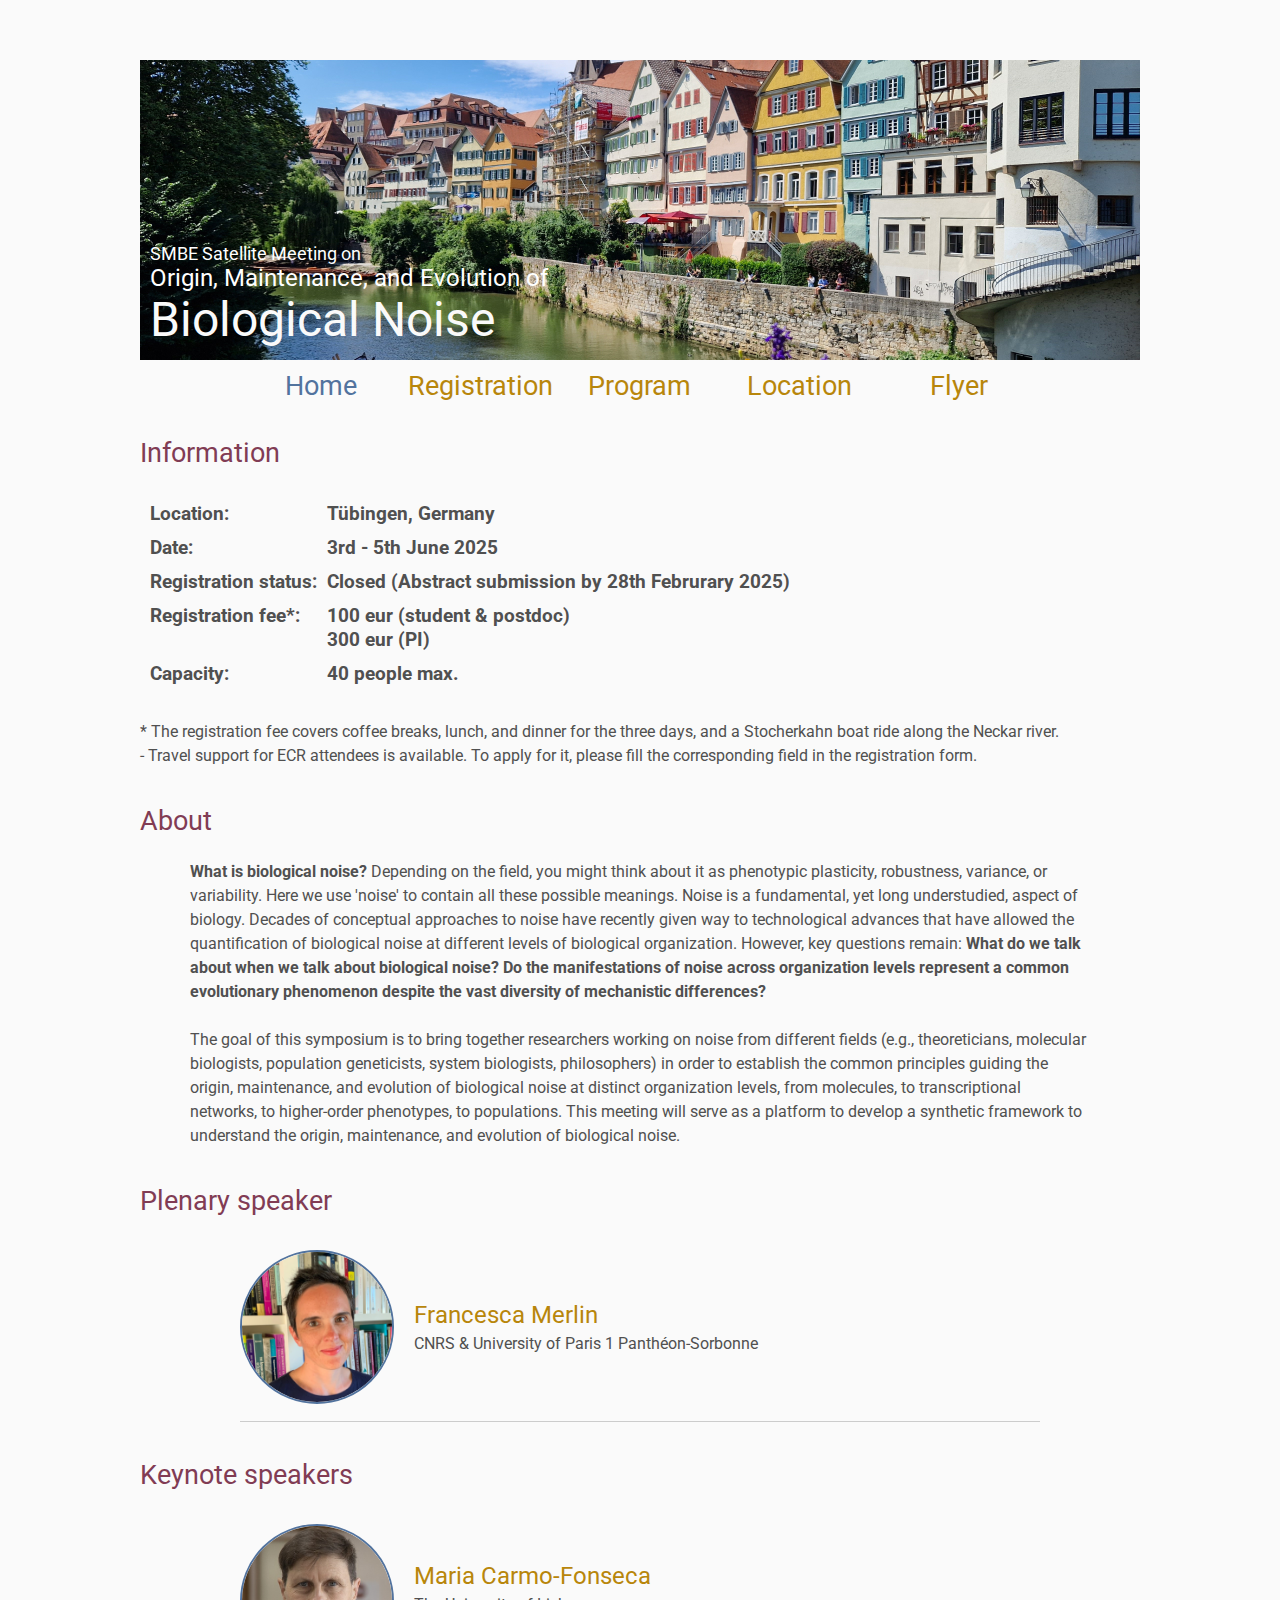
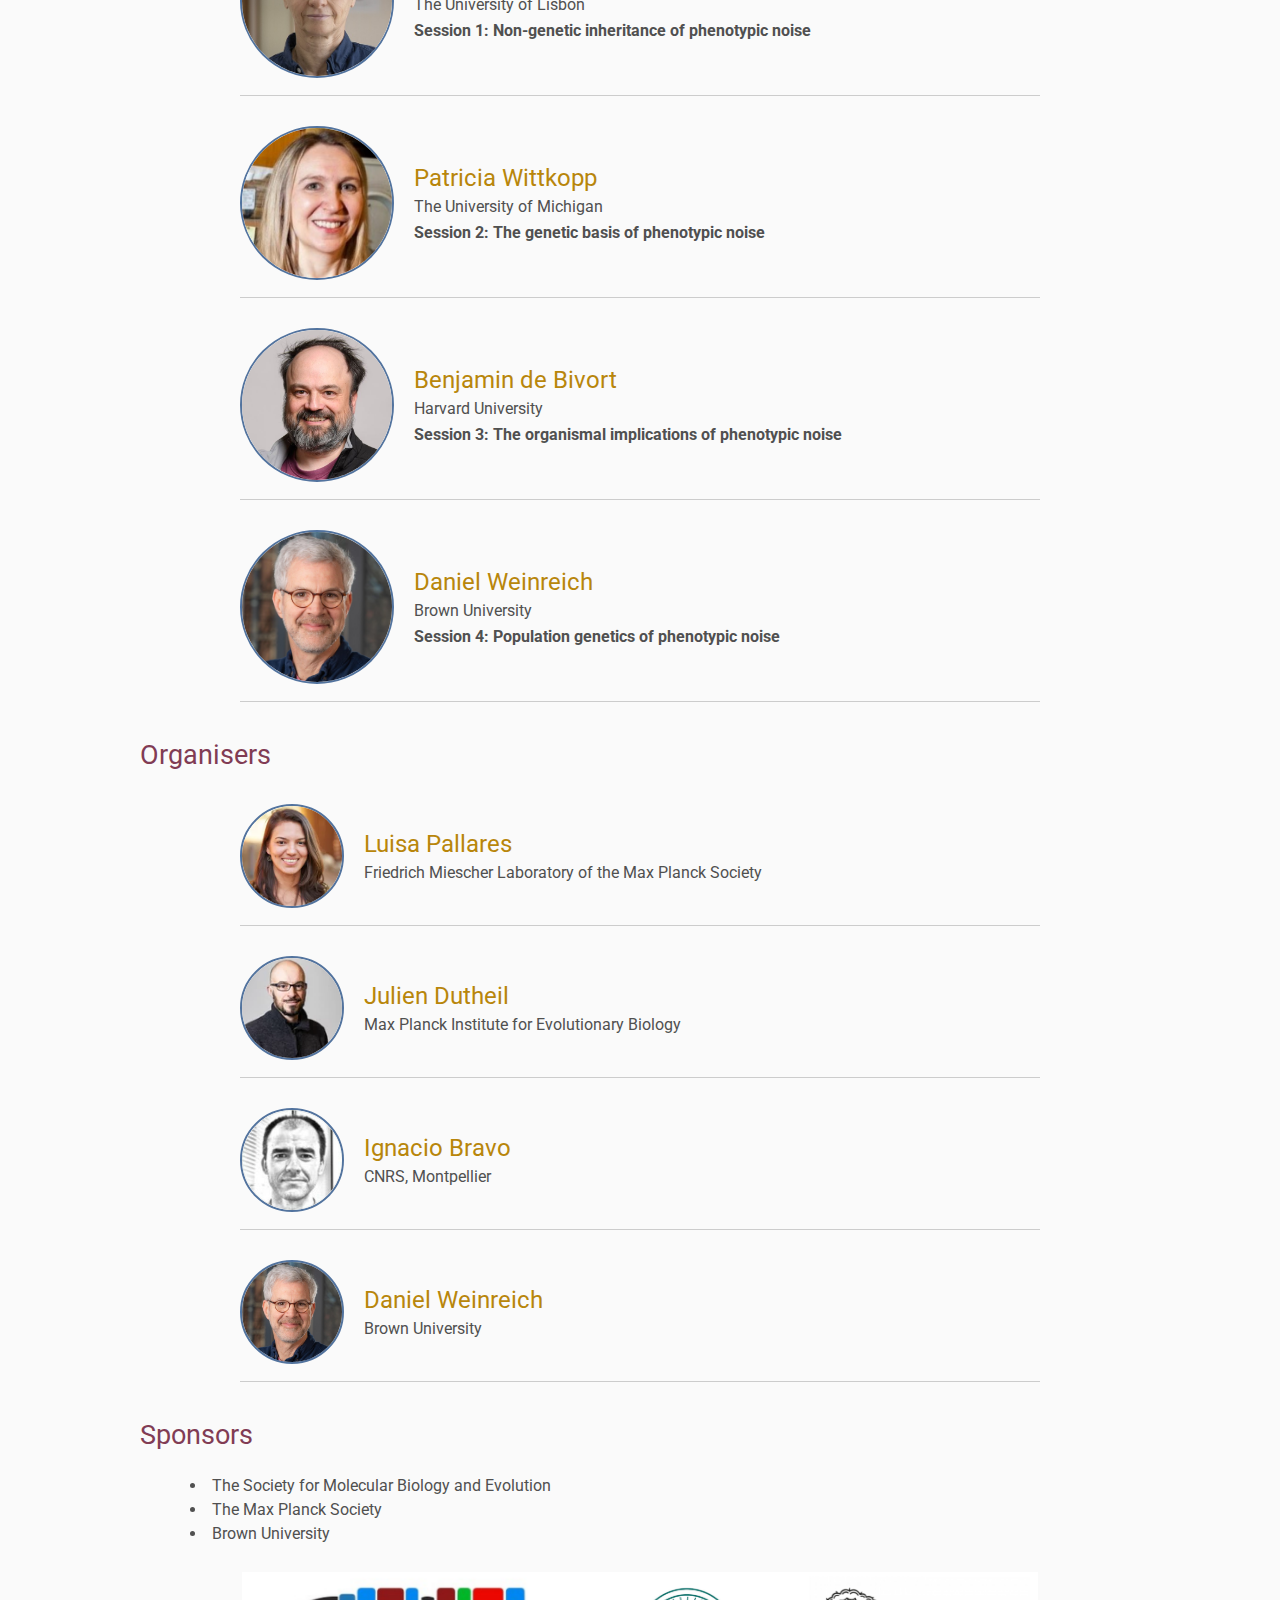
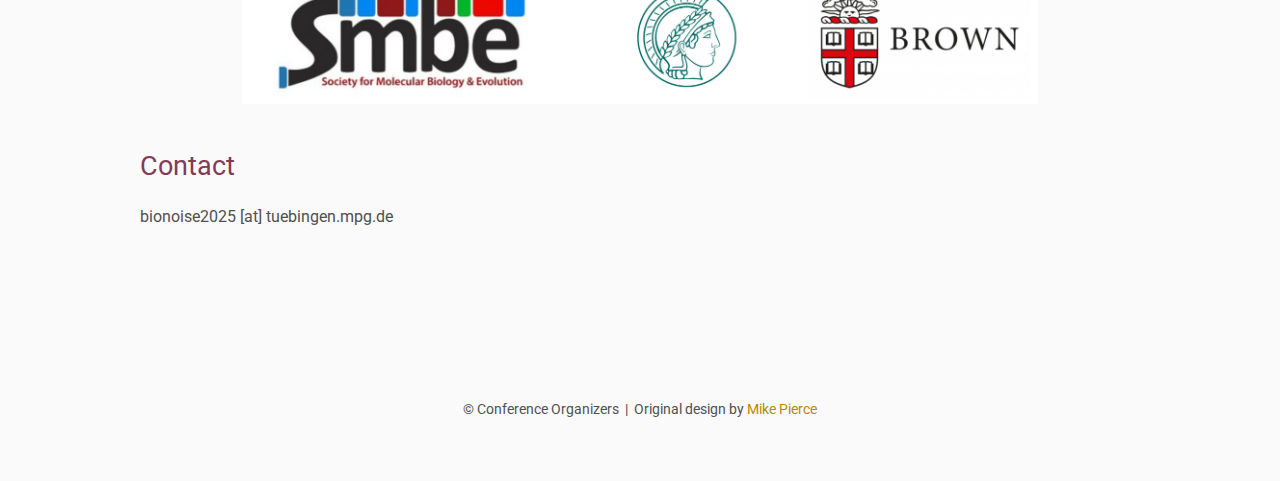
<file: index.html>
<!DOCTYPE html>
<html lang='en'>

<head>
    <base href=".">
    <link rel="shortcut icon" type="image/png" href="pictures/logos/smbe_favicon.jpg"/>
    <link rel="stylesheet" type="text/css" media="all" href="main.css"/>
    <meta name="description" content="SMBE Satellite Meeting Biological Noise">
    <meta name="resource-type" content="document">
    <meta name="distribution" content="global">
    <meta name="KeyWords" content="Conference">
    <title>SMBE Satellite Meeting Biological Noise</title>
</head>

<body>

        <div class="banner">
                <img src="pictures/tuebingen_1.jpg" alt="Conference Banner" class="banner-image">
                <div class="banner-text">
                        <p style="font-size: 1.1em;">SMBE Satellite Meeting on</p>
                        <p>Origin, Maintenance, and Evolution of</p>
                        <h1>Biological Noise</h1>
                </div>
        </div>
        <table class="navigation">
                <tr>
                        <td class="navigation">
                                <a class="current" title="Conference Home Page" href="index.html">Home</a>
                        </td>
                        <td class="navigation">
                                <a title="Register for the Conference" href="registration.html">Registration</a>
                        </td>
                        <td class="navigation">
                                <a title="Conference Program" href="program.html">Program</a> 
                        </td>
                        <td class="navigation">
                                <a title="Location of the Conference" href="location.html">Location</a>
                        </td>
                        <td class="navigation">
                                <a title="Conference Flyer" href="flyer.html">Flyer</a>
                        </td>
                </tr>
        </table>

        <h2>Information</h2>
        <table class="info-table">
                <tr>
                        <td>Location:</td>
                        <td>Tübingen, Germany</td>
                </tr>
                <tr>
                        <td>Date:</td>
                        <td>3rd - 5th June 2025</td>
                </tr>
                <tr>
                        <td>Registration status:</td>
                        <td>Closed (Abstract submission by 28th Februrary 2025)</td>
                </tr>
                <tr>
                        <td>Registration fee*:</td>
                        <td>100 eur (student & postdoc)<br>300 eur (PI)</td>
                </tr>
                <tr>
                        <td>Capacity:</td>
                        <td>40 people max.</td>
                </tr>
        </table>

        * The registration fee covers coffee breaks, lunch, and dinner for the three days, and a Stocherkahn boat ride along the Neckar river. <br>
        - Travel support for ECR attendees is available. To apply for it, please fill the corresponding field in the registration form.


        <h2>About</h2>
        <p>
        <b>What is biological noise?</b>
        Depending on the field, you might think about it as phenotypic plasticity, robustness, variance, or variability.
        Here we use 'noise' to contain all these possible meanings.
        Noise is a fundamental, yet long understudied, aspect of biology.
        Decades of conceptual approaches to noise have recently given way to technological advances that have allowed the quantification of biological noise at different levels of biological organization.
        However, key questions remain: 
        <b>
                What do we talk about when we talk about biological noise?
                Do the manifestations of noise across organization levels represent a common evolutionary phenomenon despite the vast diversity of mechanistic differences?
        </b>
        </p>
        <p>
        The goal of this symposium is to bring together researchers working on noise from different fields (e.g., theoreticians, molecular biologists, population geneticists, system biologists, philosophers) in order to establish the common principles guiding the origin, maintenance, and evolution of biological noise at distinct organization levels, from molecules, to transcriptional networks, to higher-order phenotypes, to populations.
        This meeting will serve as a platform to develop a synthetic framework to understand the origin, maintenance, and evolution of biological noise.
        </p>


        <h2>Plenary speaker</h2>
        <div class="speaker-list">
                <div class="speaker">
                        <a href="https://sites.google.com/site/francescamerlin/" target="_blank">
                                <img src="pictures/speakers/Francesca_Merlin.png" alt="Francesca Merlin" class="speaker-photo">
                        </a>
                        <div class="speaker-details">
                                <h3><a href="https://sites.google.com/site/francescamerlin/" target="_blank">Francesca Merlin</a></h3>
                                <p> CNRS & University of Paris 1 Panthéon-Sorbonne</p>
                        </div>
                </div>
        </div>

        <h2>Keynote speakers</h2>
        <div class="speaker-list">
                <div class="speaker">
                        <a href="https://imm.medicina.ulisboa.pt/investigation/laboratories/maria-carmo-fonseca-lab/#intro" target="_blank">
                                <img src="pictures/speakers/Maria_Carmo-Fonseca.png" alt="Maria Carmo-Fonseca" class="speaker-photo">
                        </a>
                        <div class="speaker-details">
                                <h3><a href="https://imm.medicina.ulisboa.pt/investigation/laboratories/maria-carmo-fonseca-lab/#intro" target="blank">Maria Carmo-Fonseca</a></h3>
                                <p>The University of Lisbon</p>
                                <p><b>Session 1: Non-genetic inheritance of phenotypic noise</b></p>
                        </div>
                </div>
        </div>
        <!--
        <div class="speaker-list">
                <div class="speaker">
                        <a href="https://sites.google.com/view/evo-wagner" target="blank">
                                <img src="pictures/speakers/Andreas_Wagner.png" alt="Andreas Wagner" class="speaker-photo">
                        </a>
                        <div class="speaker-details">
                                <h3><a href="https://sites.google.com/view/evo-wagner" target="blank">Andreas Wagner</a></h3>
                                <p>The University of Zurich</p>
                                <p><b>Session 2: The genetic basis of phenotypic noise </b></p>
                        </div>
                </div>
        </div>
        -->
        <div class="speaker-list">
                <div class="speaker">
                        <a href="https://sites.lsa.umich.edu/wittkopp-lab/" target="blank">
                                <img src="pictures/speakers/Patricia_Wittkopp.png" alt="Patricia Wittkopp" class="speaker-photo">
                        </a>
                        <div class="speaker-details">
                                <h3><a href="https://sites.lsa.umich.edu/wittkopp-lab/" target="blank">Patricia Wittkopp</a></h3>
                                <p>The University of Michigan</p>
                                <p><b>Session 2: The genetic basis of phenotypic noise </b></p>
                        </div>
                </div>
        </div>
        <div class="speaker-list">
                <div class="speaker">
                        <a href="https://www.debivortlab.org/" target="blank">
                                <img src="pictures/speakers/Benjamin_de_Bivort.jpg" alt="Benjamin de Bivort" class="speaker-photo">
                        </a>
                        <div class="speaker-details">
                                <h3><a href="https://www.debivortlab.org/" target="blank">Benjamin de Bivort</a></h3>
                                <p>Harvard University</p>
                                <p><b>Session 3: The organismal implications of phenotypic noise</b></p>
                        </div>
                </div>
        </div>
        <div class="speaker-list">
                <div class="speaker">
                        <a href="https://sites.google.com/view/weinreichlab/home" target="blank">
                                <img src="pictures/speakers/Daniel_Weinreich.png" alt="Daniel Weinreich" class="speaker-photo">
                        </a>
                        <div class="speaker-details">
                                <h3><a href="https://sites.google.com/view/weinreichlab/home" target="blank">Daniel Weinreich</a></h3>
                                <p>Brown University</p>
                                <p><b>Session 4: Population genetics of phenotypic noise</b></p>
                        </div>
                </div>
        </div>



        <h2>Organisers</h2>
        <div class="organiser-list">
                <div class="organiser">
                        <a href="https://pallareslab.org/" target="blank">
                                <img src="pictures/organisers/Luisa_Pallares.webp" alt="Luisa Pallares" class="organiser-photo">
                        </a>
                        <div class="organiser-details">
                                <h3><a href="https://pallareslab.org/" target="blank">Luisa Pallares</a></h3>
                                <p>Friedrich Miescher Laboratory of the Max Planck Society</p>
                        </div>
                </div>
        </div>
        <div class="organiser-list">
                <div class="organiser">
                        <a href="https://molsysevol.github.io/" target="blank">
                                <img src="pictures/organisers/Julien_Dutheil.webp" alt="Julien Dutheil" class="organiser-photo">
                        </a>
                        <div class="organiser-details">
                                <h3><a href="https://molsysevol.github.io/" target="blank">Julien Dutheil</a></h3>
                                <p>Max Planck Institute for Evolutionary Biology</p>
                        </div>
                </div>
        </div>
        <div class="organiser-list">
                <div class="organiser">
                        <a href="https://virostyle.cnrs.fr/team/ignacio-bravo/" target="blank">
                                <img src="pictures/organisers/Ignacio_Bravo.jpg" alt="Ignacio Bravo" class="organiser-photo">
                        </a>
                        <div class="organiser-details">
                                <h3><a href="https://virostyle.cnrs.fr/team/ignacio-bravo/" target="blank">Ignacio Bravo</a></h3>
                                <p>CNRS, Montpellier</p>
                        </div>
                </div>
        </div>
        <div class="organiser-list">
                <div class="organiser">
                        <a href="https://sites.google.com/view/weinreichlab/home" target="blank">
                                <img src="pictures/organisers/Daniel_Weinreich.png" alt="Daniel Weinreich" class="organiser-photo">
                        </a>
                        <div class="organiser-details">
                                <h3><a href="https://sites.google.com/view/weinreichlab/home" target="blank">Daniel Weinreich</a></h3>
                                <p>Brown University</p>
                        </div>
                </div>
        </div>


        <h2>Sponsors</h2>
        <ul>
                <li>The Society for Molecular Biology and Evolution</li>
                <li>The Max Planck Society</li>
                <li>Brown University</li>
        </ul>
        <table class="sponsors">
                <tr>
                        <td class="sponsor">
                                <img src="pictures/logos/logos.png" alt="logos">
                                <!--<img src="pictures/logos/smbe_logo.jpg" alt="The Society for Molecular Biology and Evolution ">-->
                        </td>
                        <!--
                        <td class="sponsor">
                                <img src="pictures/logos/mpi.png" alt="Max Planck">
                        </td>
                        <td class="sponsor">
                                <img src="pictures/logos/brown.png" alt="Brown University">
                        </td>
                        -->
                </tr>
        </table>


        <h2>Contact</h2>
        bionoise2025 [at] tuebingen.mpg.de

        <footer>
                &copy; Conference Organizers
                &nbsp;|&nbsp; Original design by <a href="https://github.com/mikepierce" target="blank">Mike Pierce</a>
        </footer>
</body>
</html>
</file>
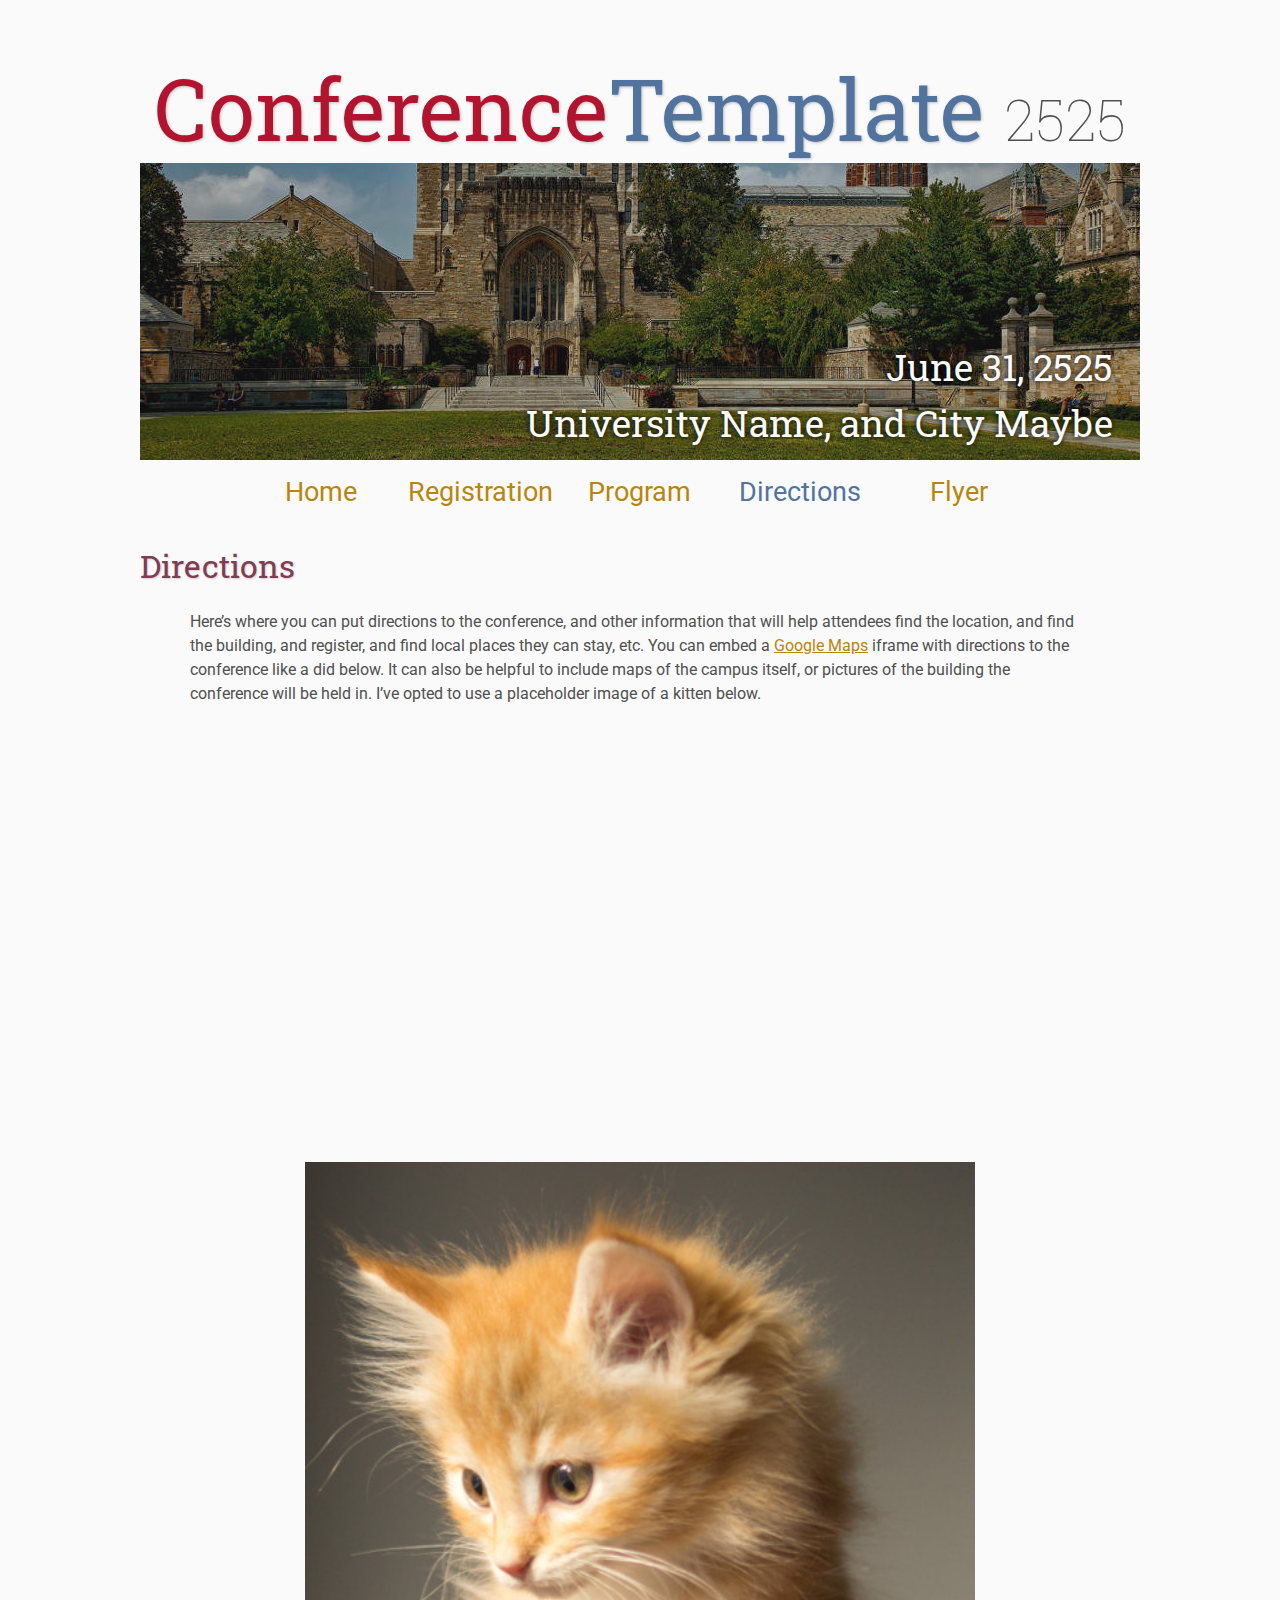
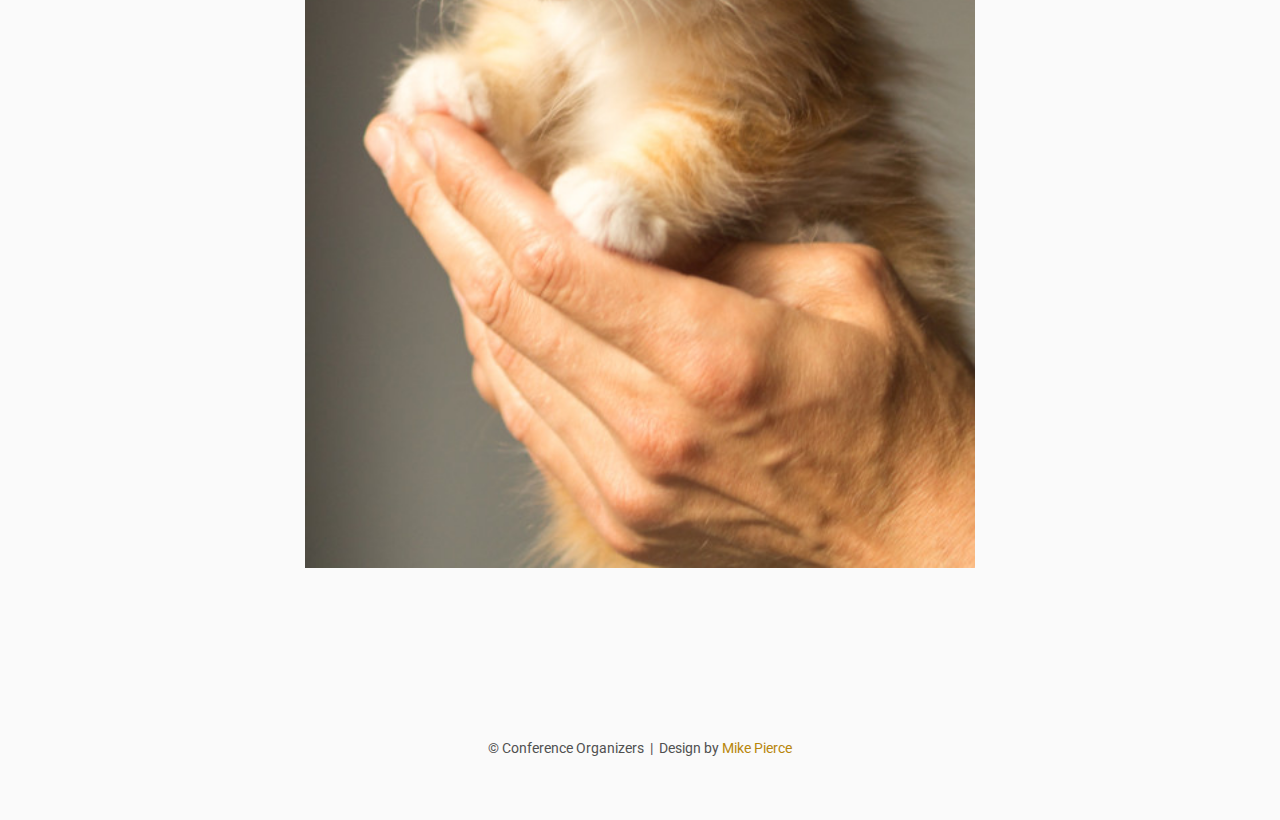
<file: directions/index.html>
<!DOCTYPE html>
<html lang='en'>

<head>
    <base href="..">
    <link rel="shortcut icon" type="image/png" href="assets/favicon.png"/>
    <link rel="stylesheet" type="text/css" media="all" href="assets/main.css"/>
    <meta name="description" content="Conference Template">
    <meta name="resource-type" content="document">
    <meta name="distribution" content="global">
    <meta name="KeyWords" content="Conference">
    <title>Directions | Conference Template</title>
</head>

<body>

    <div class="banner">
        <img src="assets/banner.jpg" alt="Conference Template Banner">
        <div class="top-left">
            <span class="title1">Conference</span><span class="title2">Template</span> <span class="year">2525</span>
        </div>
        <div class="bottom-right">
            June 31, 2525 <br> University Name, and City Maybe
        </div>
    </div>

    <table class="navigation">
        <tr>
            <td class="navigation">
                <a title="Conference Home Page" href=".">Home</a>
            </td>
            <td class="navigation">
                <a title="Register for the Conference" href="registration">Registration</a>
            </td>
            <td class="navigation">
                <a title="Conference Program" href="program">Program</a> 
            </td>
            <td class="navigation">
                <a class="current" title="Directions to the Conference" href="directions">Directions</a>
            </td>
            <td class="navigation">
                <a title="Conference Flyer" href="flyer">Flyer</a>
            </td>
        </tr>
    </table>


    <h2>Directions</h2>
    <p>
        Here&rsquo;s where you can put directions to the conference,
        and other information that will help attendees find the location,
        and find the building, and register, and find local places they can stay, etc.
        You can embed a <a href="https://www.google.com/maps">Google Maps</a> iframe
        with directions to the conference like a did below.
        It can also be helpful to include maps of the campus itself,
        or pictures of the building the conference will be held in.
        I&rsquo;ve opted to use a placeholder image of a kitten below.
    </p>

    <iframe class="directions" src="https://www.google.com/maps/embed?pb=!1m18!1m12!1m3!1d134998.56138929052!2d-121.98776790326531!3d37.869213445646146!2m3!1f0!2f0!3f0!3m2!1i1024!2i768!4f13.1!3m3!1m2!1s0x808ff431db2f96d1%3A0x8b99d90a20aa67de!2sMt+Diablo!5e0!3m2!1sen!2sus!4v1561787340910!5m2!1sen!2sus"></iframe>

    <img class="center" src="assets/kitten4.jpg" alt="This is just a kitten right now" id="kitten">

    <footer>
        &copy; Conference Organizers
        &nbsp;|&nbsp; Design by <a href="https://github.com/mikepierce">Mike Pierce</a>
    </footer>

</body>
</html>
</file>
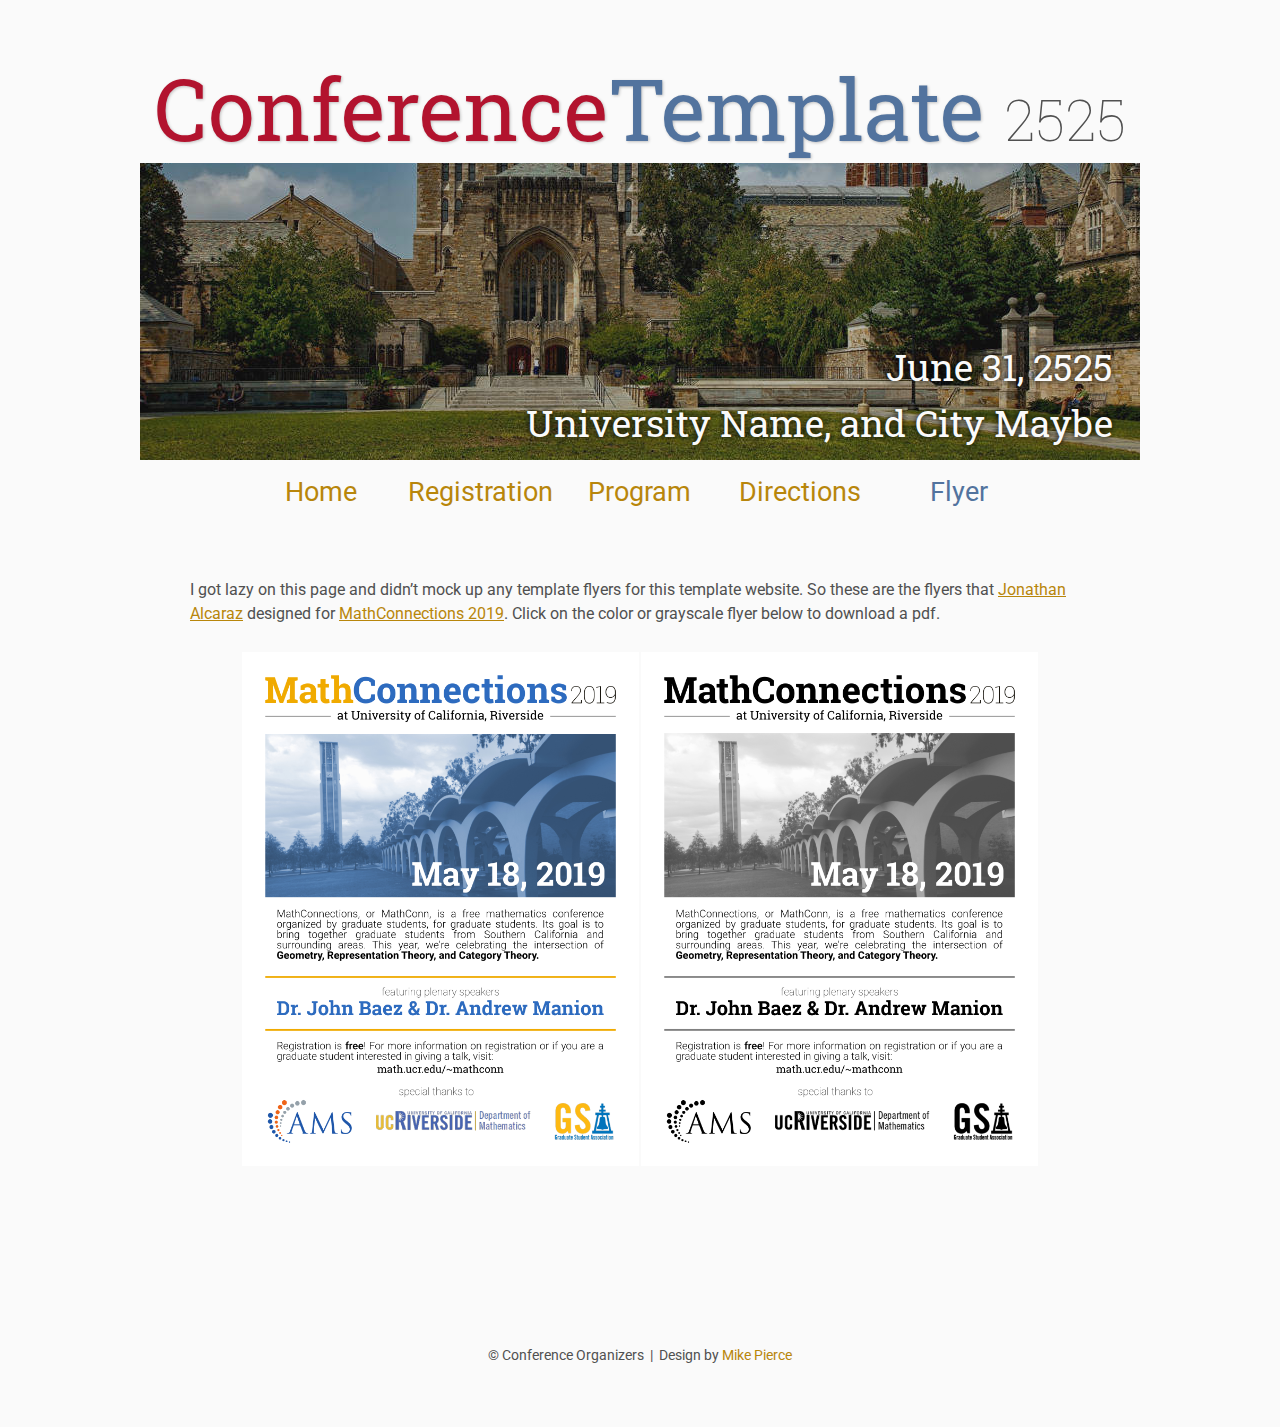
<file: flyer/index.html>
<!DOCTYPE html>
<html lang='en'>

<head>
    <base href="..">
    <link rel="shortcut icon" type="image/png" href="assets/favicon.png"/>
    <link rel="stylesheet" type="text/css" media="all" href="assets/main.css"/>
    <meta name="description" content="Conference Template">
    <meta name="resource-type" content="document">
    <meta name="distribution" content="global">
    <meta name="KeyWords" content="Conference">
    <title>Flyer | Conference Template</title>
</head>

<body>

    <div class="banner">
        <img src="assets/banner.jpg" alt="Conference Template Banner">
        <div class="top-left">
            <span class="title1">Conference</span><span class="title2">Template</span> <span class="year">2525</span>
        </div>
        <div class="bottom-right">
            June 31, 2525 <br> University Name, and City Maybe
        </div>
    </div>

    <table class="navigation">
        <tr>
            <td class="navigation">
                <a title="Conference Home Page" href=".">Home</a>
            </td>
            <td class="navigation">
                <a title="Register for the Conference" href="registration">Registration</a>
            </td>
            <td class="navigation">
                <a title="Conference Program" href="program">Program</a> 
            </td>
            <td class="navigation">
                <a title="Directions to the Conference" href="directions">Directions</a>
            </td>
            <td class="navigation">
                <a class="current" title="Conference Flyer" href="flyer">Flyer</a>
            </td>
        </tr>
    </table>

    <br>

    <p>
        I got lazy on this page and didn&rsquo;t mock up any template flyers for this template website.
        So these are the flyers that <a target="_blank" href="https://math.jonathanalcaraz.com/">Jonathan Alcaraz</a>
        designed for <a target="_blank" href="http://math.ucr.edu/~mathconn/">MathConnections 2019</a>.
        Click on the color or grayscale flyer below to download a pdf.
    </p>

    <table class="flyers">
        <tr>
            <td class="flyer">
                <a href="assets/MathConnections-Flyer.pdf">
                    <img src="assets/MathConnections-Flyer.png" alt="MathConnections Color Flyer" style="width:100%">
                </a>
            </td>
            <td class="flyer">
                <a href="assets/MathConnections-FlyerBW.pdf">
                    <img src="assets/MathConnections-FlyerBW.png" alt="MathConnections BW Flyer" style="width:100%">
                </a>
            </td>
        </tr>
    </table>

    <footer>
        &copy; Conference Organizers
        &nbsp;|&nbsp; Design by <a href="https://github.com/mikepierce">Mike Pierce</a>
    </footer>

</body>
</html>
</file>
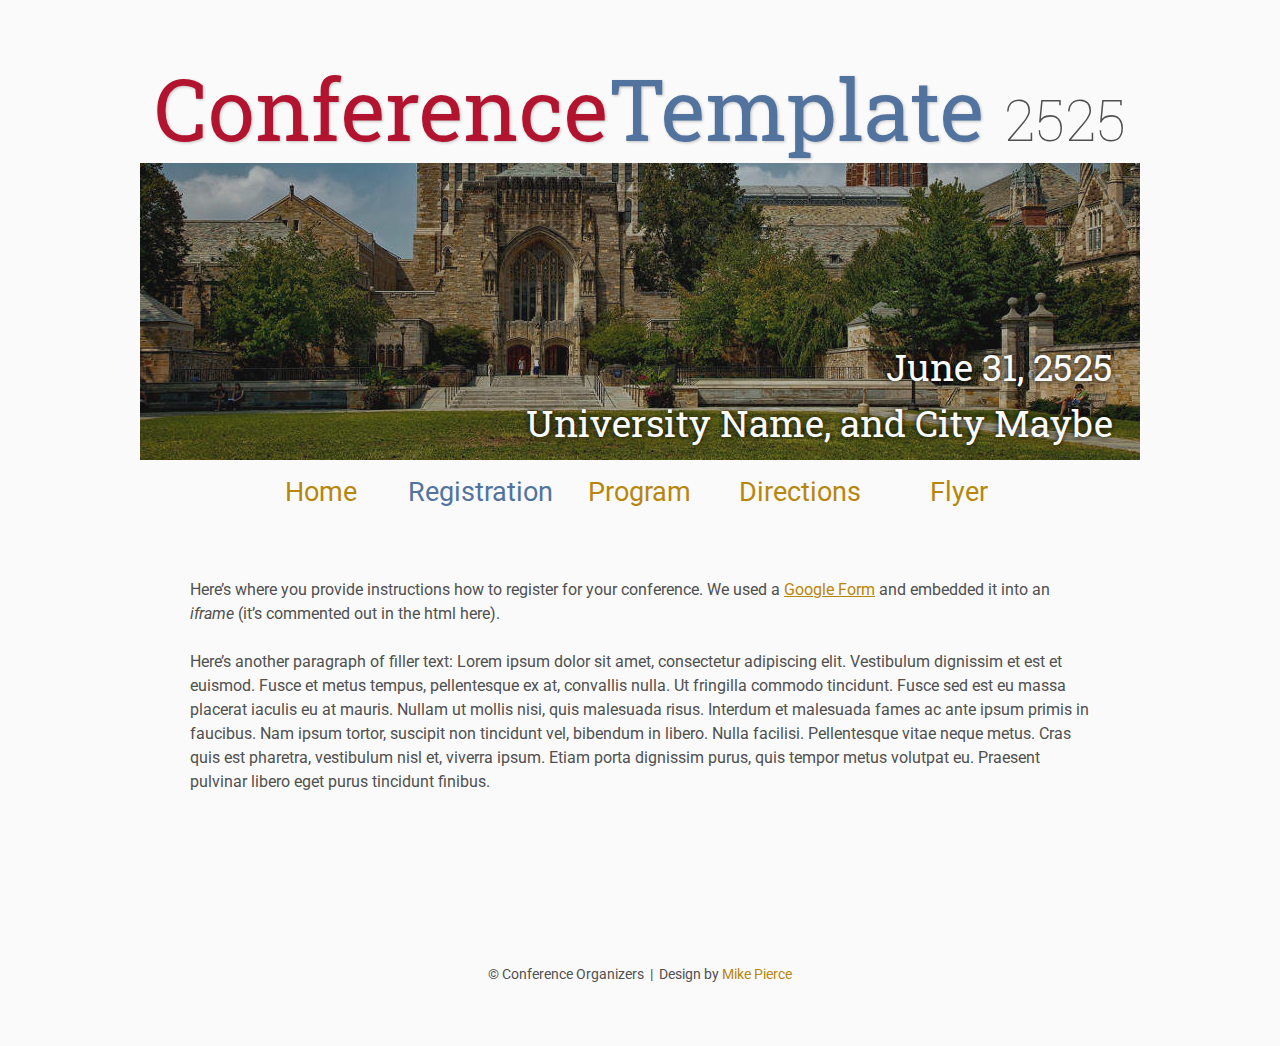
<file: registration/index.html>
<!DOCTYPE html>
<html lang='en'>

<head>
    <base href="..">
    <link rel="shortcut icon" type="image/png" href="assets/favicon.png"/>
    <link rel="stylesheet" type="text/css" media="all" href="assets/main.css"/>
    <meta name="description" content="Conference Template">
    <meta name="resource-type" content="document">
    <meta name="distribution" content="global">
    <meta name="KeyWords" content="Conference">
    <title>Registration | Conference Template</title>
</head>

<body>

    <div class="banner">
        <img src="assets/banner.jpg" alt="Conference Template Banner">
        <div class="top-left">
            <span class="title1">Conference</span><span class="title2">Template</span> <span class="year">2525</span>
        </div>
        <div class="bottom-right">
            June 31, 2525 <br> University Name, and City Maybe
        </div>
    </div>

    <table class="navigation">
        <tr>
            <td class="navigation">
                <a title="Conference Home Page" href=".">Home</a>
            </td>
            <td class="navigation">
                <a class="current" title="Register for the Conference" href="registration">Registration</a>
            </td>
            <td class="navigation">
                <a title="Conference Program" href="program">Program</a> 
            </td>
            <td class="navigation">
                <a title="Directions to the Conference" href="directions">Directions</a>
            </td>
            <td class="navigation">
                <a title="Conference Flyer" href="flyer">Flyer</a>
            </td>
        </tr>
    </table>

    <br>

    <p>
        Here&rsquo;s where you provide instructions how to register for your conference.
        We used a <a href="https://www.google.com/forms/about/">Google Form</a> 
        and embedded it into an <i>iframe</i> (it&rsquo;s commented out in the html here).
    </p>
    <!--
    <iframe class="registration" src="EMBED LINK FOR GOOGLE FORM HERE"></iframe>
    -->
    <p>
        Here&rsquo;s another paragraph of filler text:
        Lorem ipsum dolor sit amet, consectetur adipiscing elit. Vestibulum dignissim et est et euismod. Fusce et metus tempus, pellentesque ex at, convallis nulla. Ut fringilla commodo tincidunt. Fusce sed est eu massa placerat iaculis eu at mauris. Nullam ut mollis nisi, quis malesuada risus. Interdum et malesuada fames ac ante ipsum primis in faucibus. Nam ipsum tortor, suscipit non tincidunt vel, bibendum in libero. Nulla facilisi. Pellentesque vitae neque metus. Cras quis est pharetra, vestibulum nisl et, viverra ipsum. Etiam porta dignissim purus, quis tempor metus volutpat eu. Praesent pulvinar libero eget purus tincidunt finibus.
    </p>

    <footer>
        &copy; Conference Organizers
        &nbsp;|&nbsp; Design by <a href="https://github.com/mikepierce">Mike Pierce</a>
    </footer>

</body>
</html>
</file>
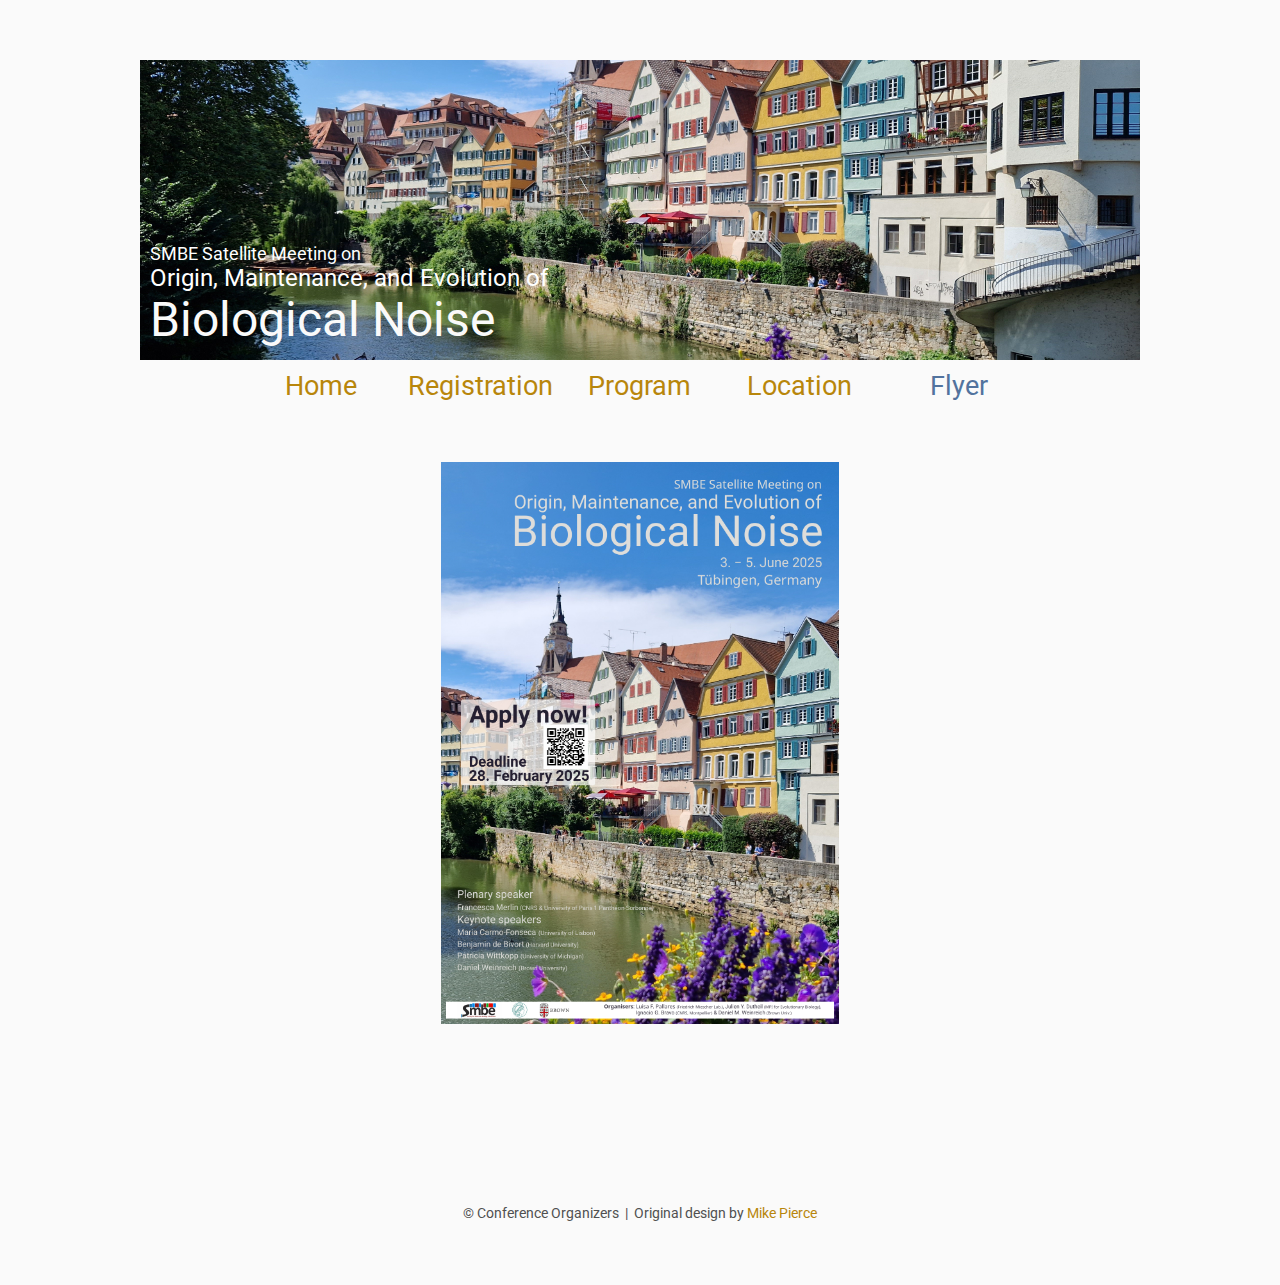
<file: flyer.html>
<!DOCTYPE html>
<html lang='en'>

<head>
    <base href=".">
    <link rel="shortcut icon" type="image/png" href="pictures/logos/smbe_favicon.jpg"/>
    <link rel="stylesheet" type="text/css" media="all" href="main.css"/>
    <meta name="description" content="SMBE Satellite Meeting Biological Noise">
    <meta name="resource-type" content="document">
    <meta name="distribution" content="global">
    <meta name="KeyWords" content="Conference">
    <title>SMBE Satellite Meeting Biological Noise</title>
</head>

<body>

        <div class="banner">
                <img src="pictures/tuebingen_1.jpg" alt="Conference Banner" class="banner-image">
                <div class="banner-text">
                        <p style="font-size: 1.1em;">SMBE Satellite Meeting on</p>
                        <p>Origin, Maintenance, and Evolution of</p>
                        <h1>Biological Noise</h1>
                </div>
        </div>

        <table class="navigation">
                <tr>
                        <td class="navigation">
                                <a title="Conference Home Page" href="index.html">Home</a>
                        </td>
                        <td class="navigation">
                                <a title="Register for the Conference" href="registration.html">Registration</a>
                        </td>
                        <td class="navigation">
                                <a title="Conference Program"  href="program.html">Program</a> 
                        </td>
                        <td class="navigation">
                                <a title="Location of the Conference" href="location.html">Location</a>
                        </td>
                        <td class="navigation">
                                <a class="current" title="Conference Flyer" href="flyer.html">Flyer</a>
                        </td>
                </tr>
        </table>
    <br>

    <table class="flyers">
            <td class="flyer">
                    <a href="flyer/smbe_biological_noise_flyer.pdf">
                            <img src="flyer/smbe_biological_noise_flyer.png" alt="MathConnections Color Flyer" style="width:50%">
                    </a>
            </td>
    </table>

    <footer>
        &copy; Conference Organizers
        &nbsp;|&nbsp; Original design by <a href="https://github.com/mikepierce">Mike Pierce</a>
    </footer>

</body>
</html>
</file>
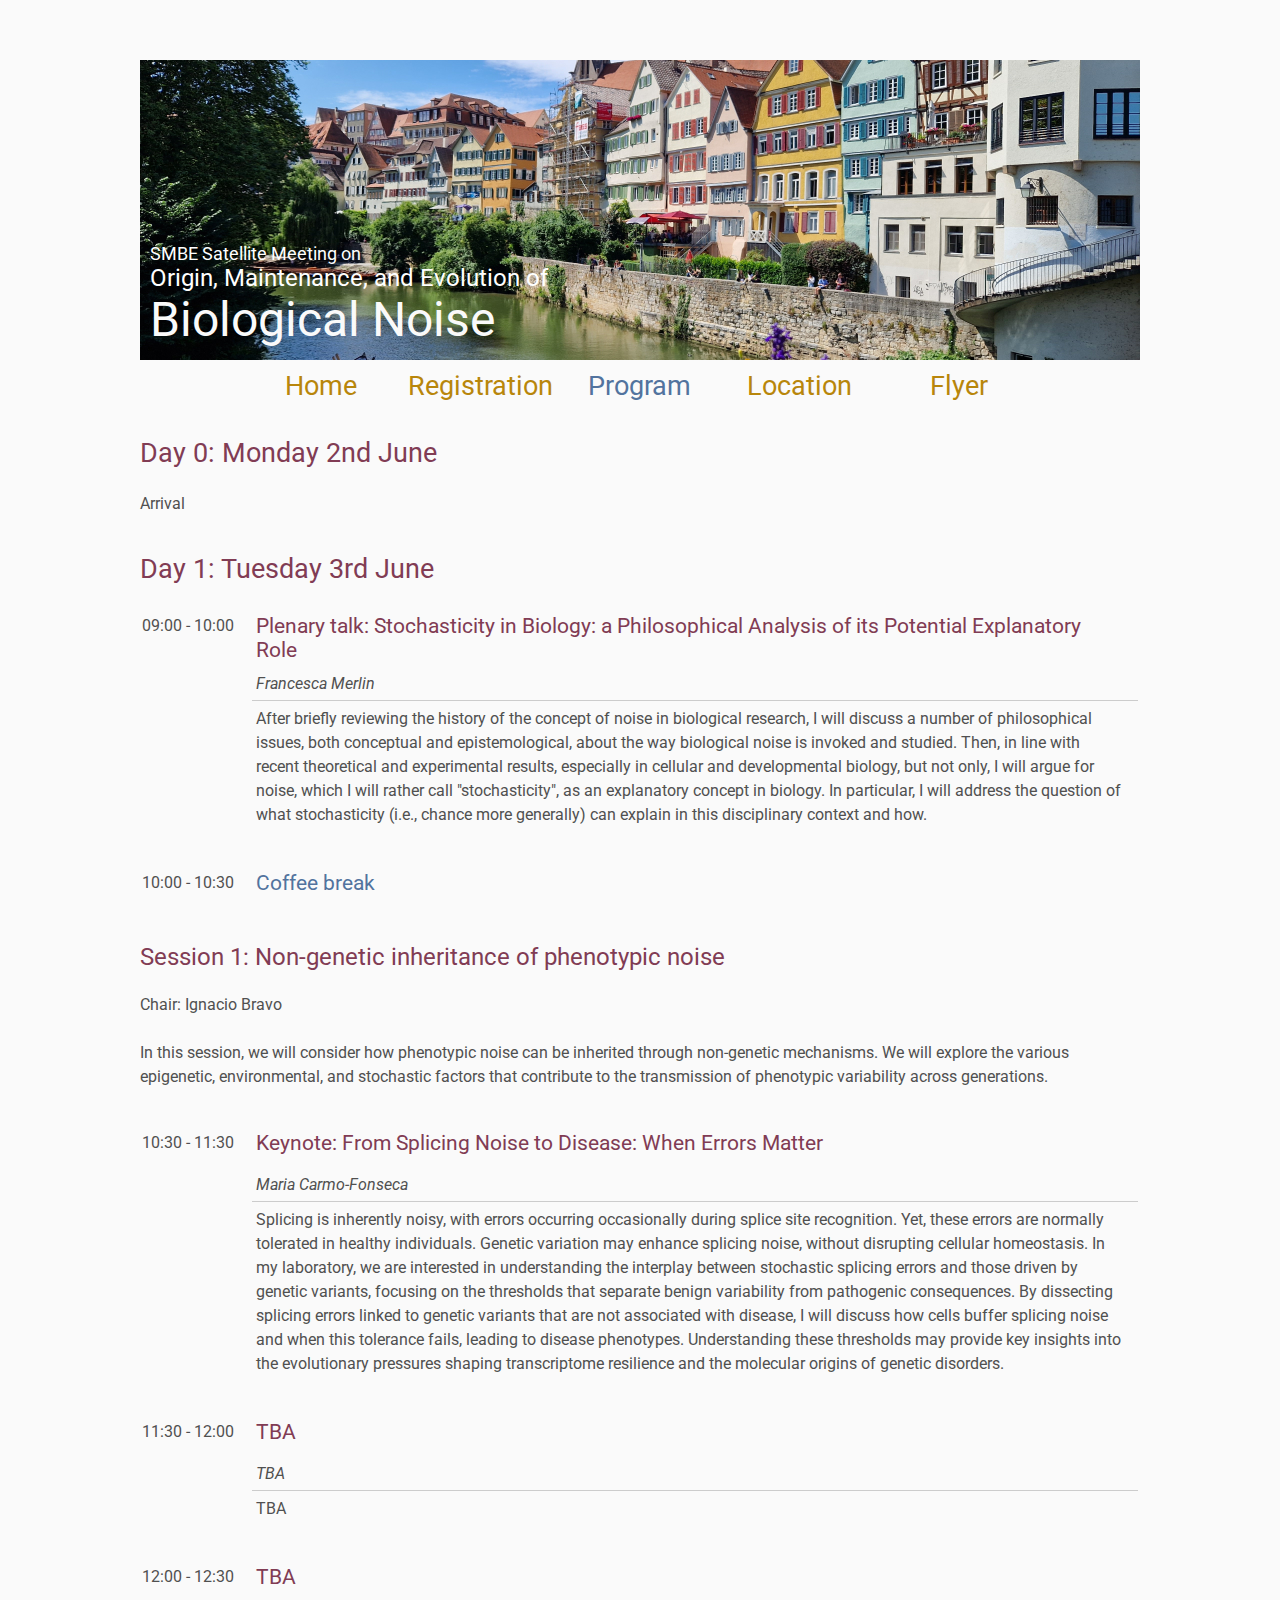
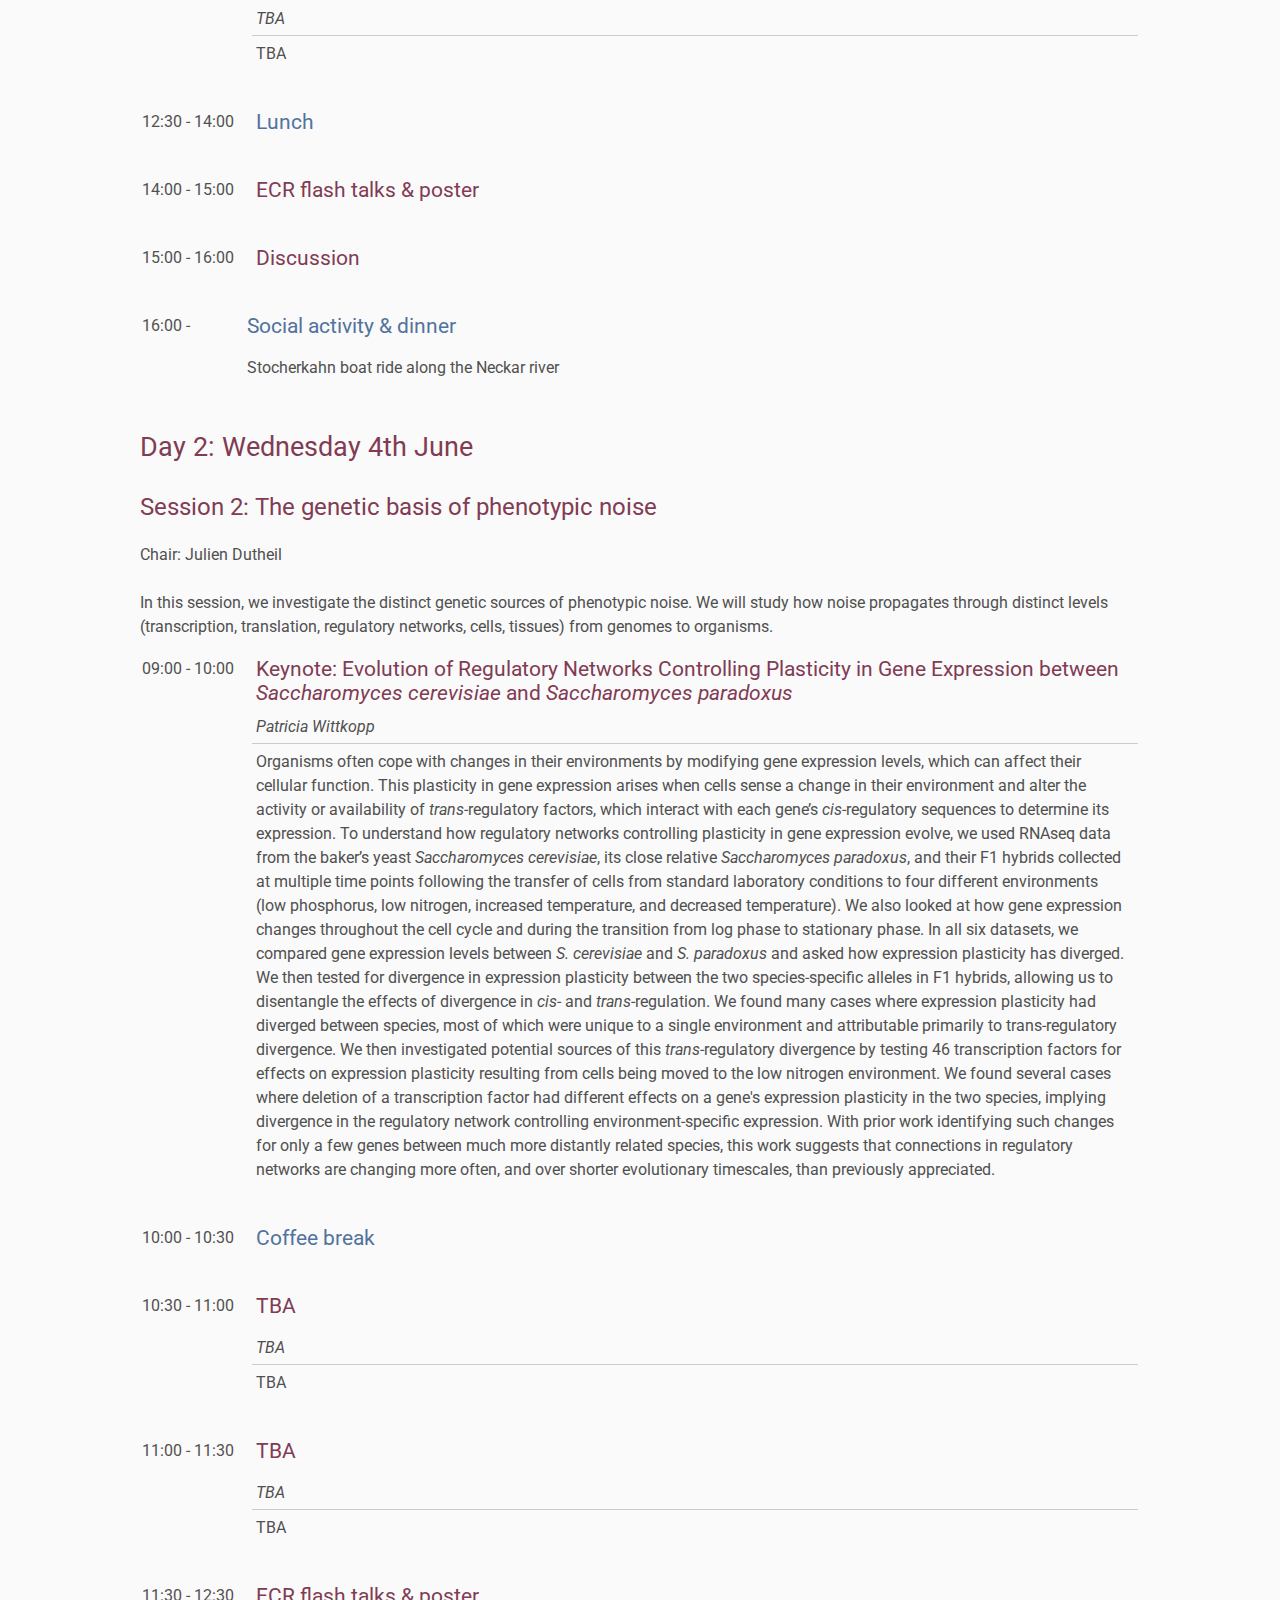
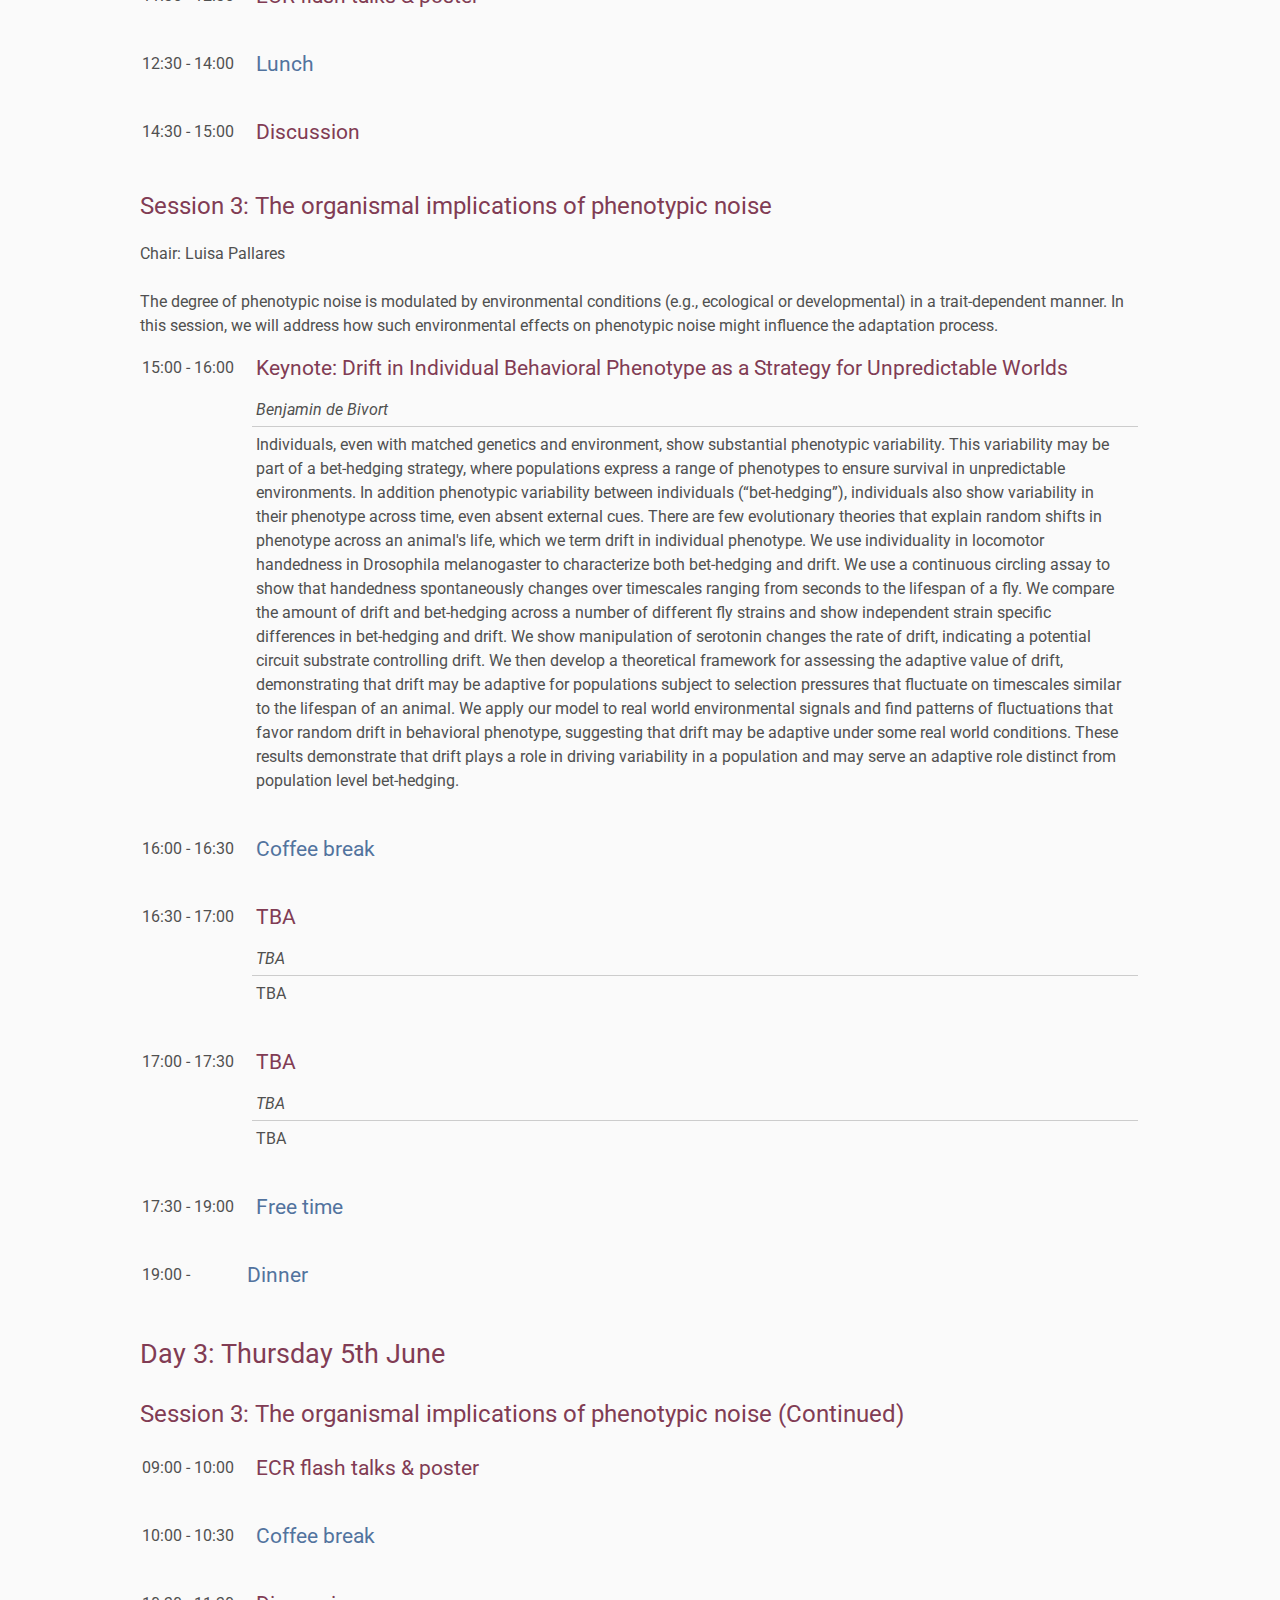
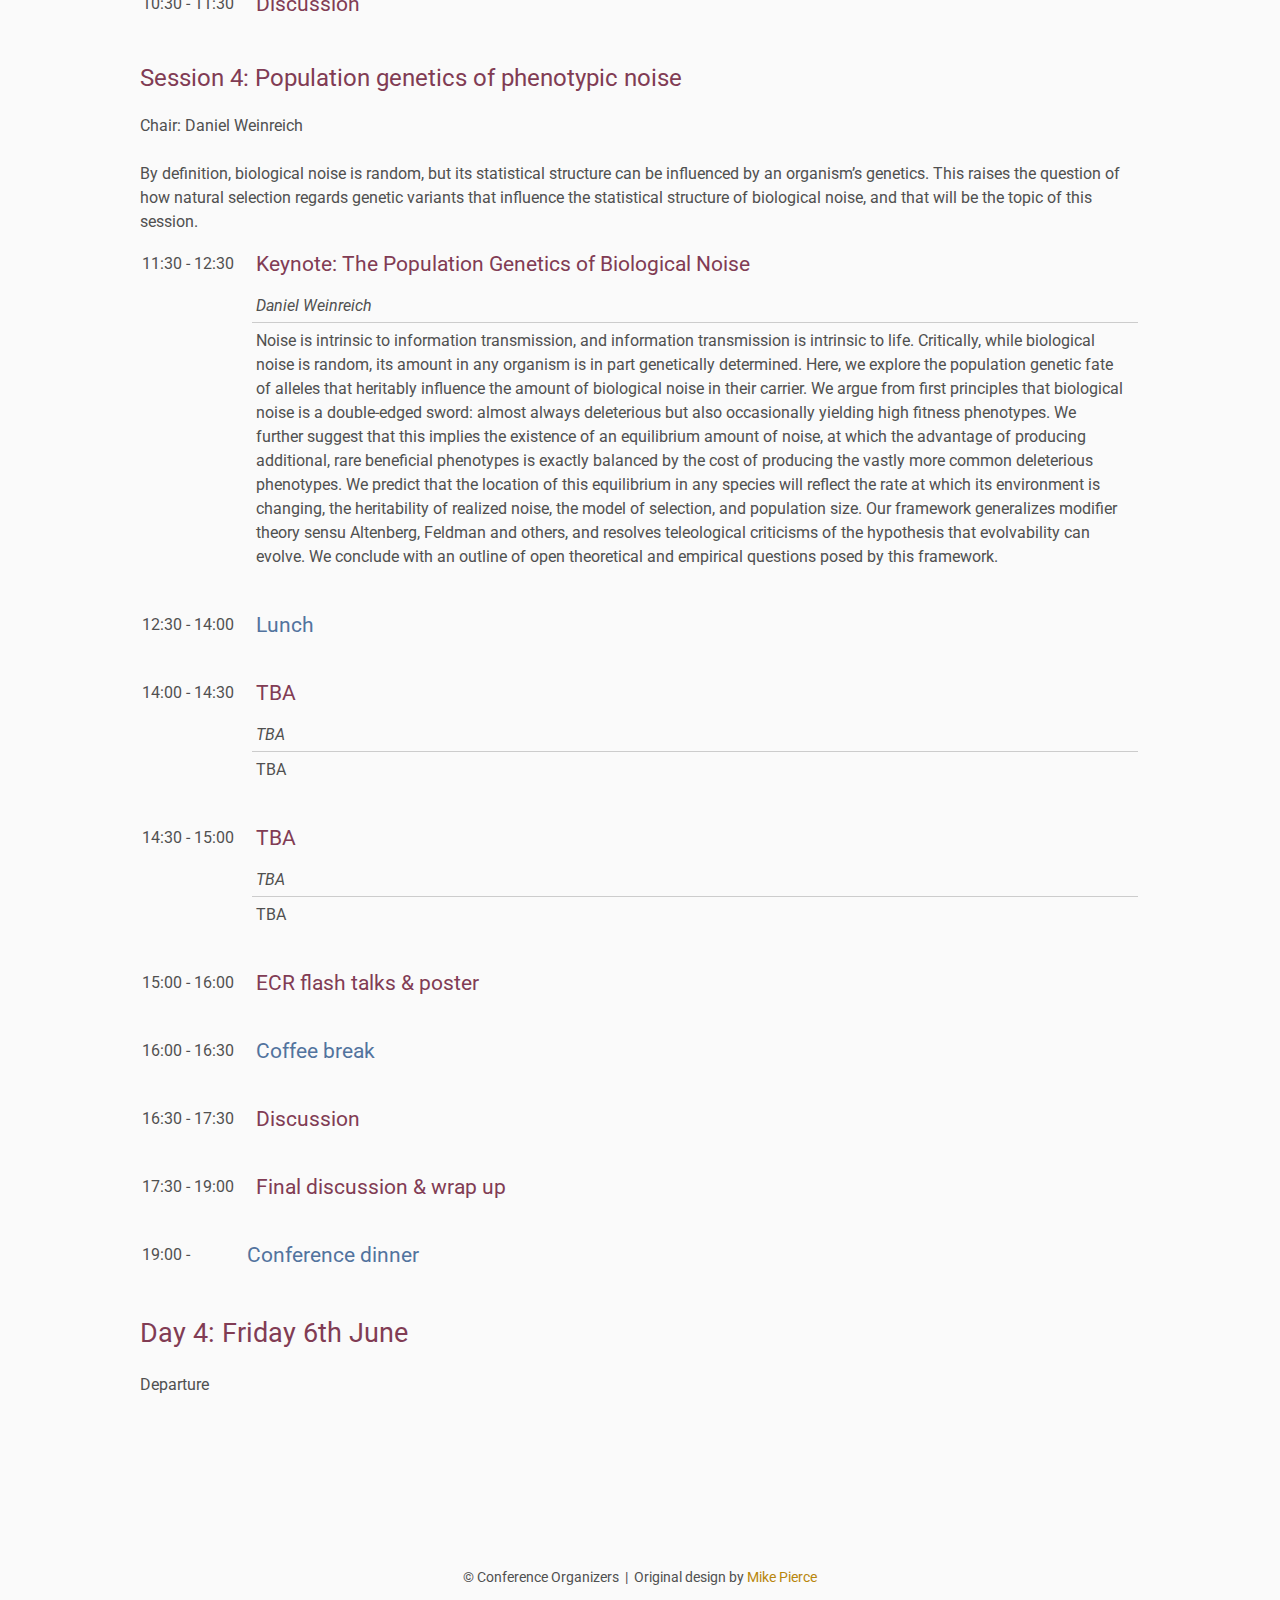
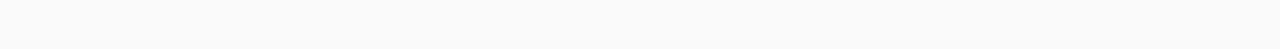
<file: program.html>
<!DOCTYPE html>
<html lang='en'>

<head>
    <base href=".">
    <link rel="shortcut icon" type="image/png" href="pictures/logos/smbe_favicon.jpg"/>
    <link rel="stylesheet" type="text/css" media="all" href="main.css"/>
    <meta name="description" content="SMBE Satellite Meeting Biological Noise">
    <meta name="resource-type" content="document">
    <meta name="distribution" content="global">
    <meta name="KeyWords" content="Conference">
    <title>SMBE Satellite Meeting Biological Noise</title>
</head>

<body>
        <style>
.date {
        width: 150px; /* Adjust this value as needed */
        text-align: left; /* Optional: Ensures content is aligned */
}
        </style>
        <div class="banner">
                <img src="pictures/tuebingen_1.jpg" alt="Conference Banner" class="banner-image">
                <div class="banner-text">
                        <p style="font-size: 1.1em;">SMBE Satellite Meeting on</p>
                        <p>Origin, Maintenance, and Evolution of</p>
                        <h1>Biological Noise</h1>
                </div>
        </div>
                <table class="navigation">
                        <tr>
                                <td class="navigation">
                                        <a title="Conference Home Page" href="index.html">Home</a>
                                </td>
                                <td class="navigation">
                                        <a title="Register for the Conference" href="registration.html">Registration</a>
                                </td>
                                <td class="navigation">
                                        <a class="current" title="Conference Program" href="program.html">Program</a> 
                                </td>
                                <td class="navigation">
                                        <a title="Location of the Conference" href="location.html">Location</a>
                                </td>
                                <td class="navigation">
                                        <a title="Conference Flyer" href="flyer.html">Flyer</a>
                                </td>
                        </tr>
                </table>



                <h2 id="day0">Day 0: Monday 2nd June </h2>
                Arrival
                <!-- Day 1 -->
                <!-- am -->

                <h2 id="day1">Day 1: Tuesday 3rd June </h2>

                <table>
                        <tr>
                                <td class="date" rowspan="4">
                                        09:00 - 10:00
                                </td>
                                <td class="title">
                                        Plenary talk: Stochasticity in Biology: a Philosophical Analysis of its Potential Explanatory Role
                                </td>
                        </tr>
                        <tr>
                                <td class="speaker">
                                        Francesca Merlin
                                </td>
                        </tr>
                        <tr>
                                <td class="abstract">
                                        After briefly reviewing the history of the concept of noise in biological research, I will discuss a number of philosophical issues, both conceptual and epistemological, about the way biological noise is invoked and studied. Then, in line with recent theoretical and experimental results, especially in cellular and developmental biology, but not only, I will argue for noise, which I will rather call "stochasticity", as an explanatory concept in biology. In particular, I will address the question of what stochasticity (i.e., chance more generally) can explain in this disciplinary context and how.

                                </td>
                        </tr>
                </table>

                <table>
                        <tr>
                                <td class="date" rowspan="1">
                                        10:00 - 10:30
                                </td>
                                <td class="title-special">
                                        Coffee break
                                </td>
                        </tr>
                </table>

                <h3> Session 1: Non-genetic inheritance of phenotypic noise</h3>
                Chair: Ignacio Bravo
                <br><br>
                In this session, we will consider how phenotypic noise can be inherited through non-genetic
                mechanisms. We will explore the various epigenetic, environmental, and stochastic factors that
                contribute to the transmission of phenotypic variability across generations. <br><br>

                <table>
                        <tr>
                                <td class="date" rowspan="4">
                                        10:30 - 11:30
                                </td>
                                <td class="title">
                                        Keynote: From Splicing Noise to Disease: When Errors Matter
                                </td>
                        </tr>
                        <tr>
                                <td class="speaker">
                                        Maria Carmo-Fonseca
                                </td>
                        </tr>
                        <tr>
                                <td class="abstract">
                                        Splicing is inherently noisy, with errors occurring occasionally during splice site recognition. Yet, these errors are normally tolerated in healthy individuals. Genetic variation may enhance splicing noise, without disrupting cellular homeostasis. In my laboratory, we are interested in understanding the interplay between stochastic splicing errors and those driven by genetic variants, focusing on the thresholds that separate benign variability from pathogenic consequences. By dissecting splicing errors linked to genetic variants that are not associated with disease, I will discuss how cells buffer splicing noise and when this tolerance fails, leading to disease phenotypes. Understanding these thresholds may provide key insights into the evolutionary pressures shaping transcriptome resilience and the molecular origins of genetic disorders.
                                </td>
                        </tr>
                </table>
                <table>
                        <tr>
                                <td class="date" rowspan="4">
                                        11:30 - 12:00
                                </td>
                                <td class="title">
                                        TBA
                                </td>
                        </tr>
                        <tr>
                                <td class="speaker">
                                        TBA
                                </td>
                        </tr>
                        <tr>
                                <td class="abstract">
                                        TBA
                                </td>
                        </tr>
                </table>
                <table>
                        <tr>
                                <td class="date" rowspan="4">
                                        12:00 - 12:30
                                </td>
                                <td class="title">
                                        TBA
                                </td>
                        </tr>
                        <tr>
                                <td class="speaker">
                                        TBA
                                </td>
                        </tr>
                        <tr>
                                <td class="abstract">
                                        TBA
                                </td>
                        </tr>
                </table>


                <table>
                        <tr>
                                <td class="date" rowspan="1">
                                        12:30 - 14:00
                                </td>
                                <td class="title-special">
                                        Lunch
                                </td>
                        </tr>
                </table>

                <!-- Day 1 -->
                <!-- pm  -->

                <table>
                        <tr>
                                <td class="date" rowspan="1">
                                        14:00 - 15:00
                                </td>
                                <td class="title">
                                        ECR flash talks & poster
                                </td>
                        </tr>
                </table>
                <table>
                        <tr>
                                <td class="date" rowspan="1">
                                        15:00 - 16:00
                                </td>
                                <td class="title">
                                        Discussion
                                </td>
                        </tr>
                </table>
                <table>
                        <tr>
                                <td class="date" rowspan="2">
                                        16:00 - 
                                </td>
                                <td class="title-special">
                                        Social activity & dinner
                                </td>
                        </tr>
                        <tr>
                                <td class="abstract">
                                        Stocherkahn boat ride along the Neckar river
                                </td>
                        </tr>
                </table>



                <!-- Day 2 -->
                <!-- am -->

                <h2>Day 2: Wednesday 4th June </h2>

                <h3> Session 2: The genetic basis of phenotypic noise</h3>
                Chair: Julien Dutheil
                <br><br>
                In this session, we investigate the distinct genetic sources of phenotypic noise. We will study how noise
                propagates through distinct levels (transcription, translation, regulatory networks, cells, tissues) from
                genomes to organisms.
                <table>
                        <tr>
                                <td class="date" rowspan="4">
                                        09:00 - 10:00
                                </td>
                                <td class="title">
                                        Keynote: Evolution of Regulatory Networks Controlling Plasticity in Gene Expression between <i>Saccharomyces cerevisiae</i> and <i>Saccharomyces paradoxus</i>
                                </td>
                        </tr>
                        <tr>
                                <td class="speaker">
                                        Patricia Wittkopp
                                </td>
                        </tr>
                        <tr>
                                <td class="abstract">
                                        Organisms often cope with changes in their environments by modifying gene expression levels, which can affect their cellular function. This plasticity in gene expression arises when cells sense a change in their environment and alter the activity or availability of <i>trans</i>-regulatory factors, which interact with each gene’s <i>cis</i>-regulatory sequences to determine its expression. To understand how regulatory networks controlling plasticity in gene expression evolve, we used RNAseq data from the baker’s yeast <i>Saccharomyces cerevisiae</i>, its close relative <i>Saccharomyces paradoxus</i>, and their F1 hybrids collected at multiple time points following the transfer of cells from standard laboratory conditions to four different environments (low phosphorus, low nitrogen, increased temperature, and decreased temperature). We also looked at how gene expression changes throughout the cell cycle and during the transition from log phase to stationary phase. In all six datasets, we compared gene expression levels between <i>S. cerevisiae</i> and <i>S. paradoxus</i> and asked how expression plasticity has diverged. We then tested for divergence in expression plasticity between the two species-specific alleles in F1 hybrids, allowing us to disentangle the effects of divergence in <i>cis</i>- and <i>trans</i>-regulation. We found many cases where expression plasticity had diverged between species, most of which were unique to a single environment and attributable primarily to trans-regulatory divergence. We then investigated potential sources of this <i>trans</i>-regulatory divergence by testing 46 transcription factors for effects on expression plasticity resulting from cells being moved to the low nitrogen environment. We found several cases where deletion of a transcription factor had different effects on a gene's expression plasticity in the two species, implying divergence in the regulatory network controlling environment-specific expression. With prior work identifying such changes for only a few genes between much more distantly related species, this work suggests that connections in regulatory networks are changing more often, and over shorter evolutionary timescales, than previously appreciated.
                                </td>
                        </tr>
                </table>

                <table>
                        <tr>
                                <td class="date" rowspan="1">
                                        10:00 - 10:30
                                </td>
                                <td class="title-special">
                                        Coffee break
                                </td>
                        </tr>
                </table>

                <table>
                        <tr>
                                <td class="date" rowspan="4">
                                        10:30 - 11:00
                                </td>
                                <td class="title">
                                        TBA
                                </td>
                        </tr>
                        <tr>
                                <td class="speaker">
                                        TBA
                                </td>
                        </tr>
                        <tr>
                                <td class="abstract">
                                        TBA
                                </td>
                        </tr>
                </table>
                <table>
                        <tr>
                                <td class="date" rowspan="4">
                                        11:00 - 11:30
                                </td>
                                <td class="title">
                                        TBA
                                </td>
                        </tr>
                        <tr>
                                <td class="speaker">
                                        TBA
                                </td>
                        </tr>
                        <tr>
                                <td class="abstract">
                                        TBA
                                </td>
                        </tr>
                </table>

                <table>
                        <tr>
                                <td class="date" rowspan="1">
                                        11:30 - 12:30
                                </td>
                                <td class="title">
                                        ECR flash talks & poster
                                </td>
                        </tr>
                </table>
                <table>
                        <tr>
                                <td class="date" rowspan="1">
                                        12:30 - 14:00
                                </td>
                                <td class="title-special">
                                        Lunch
                                </td>
                        </tr>
                </table>

                <!-- Day 2-->
                <!-- pm -->

                <table>
                        <tr>
                                <td class="date" rowspan="1">
                                        14:30 - 15:00
                                </td>
                                <td class="title">
                                        Discussion
                                </td>
                        </tr>
                </table>


                <h3> Session 3: The organismal implications of phenotypic noise</h3>
                Chair: Luisa Pallares
                <br><br>
                The degree of phenotypic noise is modulated by environmental conditions (e.g., ecological or
                developmental) in a trait-dependent manner. In this session, we will address how such environmental
                effects on phenotypic noise might influence the adaptation process.
                <table>
                        <tr>
                                <td class="date" rowspan="4">
                                        15:00 - 16:00
                                </td>
                                <td class="title">
                                        Keynote: Drift in Individual Behavioral Phenotype as a Strategy for Unpredictable Worlds
                                </td>
                        </tr>
                        <tr>
                                <td class="speaker">
                                        Benjamin de Bivort
                                </td>
                        </tr>
                        <tr>
                                <td class="abstract">
                                        Individuals, even with matched genetics and environment, show substantial phenotypic variability. This variability may be part of a bet-hedging strategy, where populations express a range of phenotypes to ensure survival in unpredictable environments. In addition phenotypic variability between individuals (“bet-hedging”), individuals also show variability in their phenotype across time, even absent external cues. There are few evolutionary theories that explain random shifts in phenotype across an animal's life, which we term drift in individual phenotype. We use individuality in locomotor handedness in Drosophila melanogaster to characterize both bet-hedging and drift. We use a continuous circling assay to show that handedness spontaneously changes over timescales ranging from seconds to the lifespan of a fly. We compare the amount of drift and bet-hedging across a number of different fly strains and show independent strain specific differences in bet-hedging and drift. We show manipulation of serotonin changes the rate of drift, indicating a potential circuit substrate controlling drift. We then develop a theoretical framework for assessing the adaptive value of drift, demonstrating that drift may be adaptive for populations subject to selection pressures that fluctuate on timescales similar to the lifespan of an animal. We apply our model to real world environmental signals and find patterns of fluctuations that favor random drift in behavioral phenotype, suggesting that drift may be adaptive under some real world conditions. These results demonstrate that drift plays a role in driving variability in a population and may serve an adaptive role distinct from population level bet-hedging.
                                </td>
                        </tr>
                </table>

                <table>
                        <tr>
                                <td class="date" rowspan="1">
                                        16:00 - 16:30
                                </td>
                                <td class="title-special">
                                        Coffee break
                                </td>
                        </tr>
                </table>

                <table>
                        <tr>
                                <td class="date" rowspan="4">
                                        16:30 - 17:00
                                </td>
                                <td class="title">
                                        TBA
                                </td>
                        </tr>
                        <tr>
                                <td class="speaker">
                                        TBA
                                </td>
                        </tr>
                        <tr>
                                <td class="abstract">
                                        TBA
                                </td>
                        </tr>
                </table>
                <table>
                        <tr>
                                <td class="date" rowspan="4">
                                        17:00 - 17:30
                                </td>
                                <td class="title">
                                        TBA
                                </td>
                        </tr>
                        <tr>
                                <td class="speaker">
                                        TBA
                                </td>
                        </tr>
                        <tr>
                                <td class="abstract">
                                        TBA
                                </td>
                        </tr>
                </table>

                <table>
                        <tr>
                                <td class="date" rowspan="1">
                                        17:30 - 19:00
                                </td>
                                <td class="title-special">
                                        Free time
                                </td>
                        </tr>
                </table>
                <table>
                        <tr>
                                <td class="date" rowspan="1">
                                        19:00 - 
                                </td>
                                <td class="title-special">
                                       Dinner 
                                </td>
                        </tr>
                </table>

                <!-- Day 3 -->
                <!-- am -->

                <h2>Day 3: Thursday 5th June </h2>

                <h3> Session 3: The organismal implications of phenotypic noise (Continued)</h3>

                <table>
                        <tr>
                                <td class="date" rowspan="1">
                                        09:00 - 10:00
                                </td>
                                <td class="title">
                                        ECR flash talks & poster
                                </td>
                        </tr>
                </table>
                <table>
                        <tr>
                                <td class="date" rowspan="1">
                                        10:00 - 10:30
                                </td>
                                <td class="title-special">
                                        Coffee break
                                </td>
                        </tr>
                </table>
                <table>
                        <tr>
                                <td class="date" rowspan="1">
                                        10:30 - 11:30
                                </td>
                                <td class="title">
                                        Discussion
                                </td>
                        </tr>
                </table>


                <h3> Session 4: Population genetics of phenotypic noise </h3>
                Chair: Daniel Weinreich
                <br><br>
                By definition, biological noise is random, but its statistical structure can be influenced by an organism’s
                genetics. This raises the question of how natural selection regards genetic variants that influence the
                statistical structure of biological noise, and that will be the topic of this session.
                <table>
                        <tr>
                                <td class="date" rowspan="4">
                                        11:30 - 12:30
                                </td>
                                <td class="title">
                                        Keynote: The Population Genetics of Biological Noise
                                </td>
                        </tr>
                        <tr>
                                <td class="speaker">
                                        Daniel Weinreich
                                </td>
                        </tr>
                        <tr>
                                <td class="abstract">
                                        Noise is intrinsic to information transmission, and information transmission is intrinsic to life. Critically, while biological noise is random, its amount in any organism is in part genetically determined. Here, we explore the population genetic fate of alleles that heritably influence the amount of biological noise in their carrier. We argue from first principles that biological noise is a double-edged sword: almost always deleterious but also occasionally yielding high fitness phenotypes. We further suggest that this implies the existence of an equilibrium amount of noise, at which the advantage of producing additional, rare beneficial phenotypes is exactly balanced by the cost of producing the vastly more common deleterious phenotypes. We predict that the location of this equilibrium in any species will reflect the rate at which its environment is changing, the heritability of realized noise, the model of selection, and population size. Our framework generalizes modifier theory sensu Altenberg, Feldman and others, and resolves teleological criticisms of the hypothesis that evolvability can evolve. We conclude with an outline of open theoretical and empirical questions posed by this framework. 
                                </td>
                        </tr>
                </table>

                <table>
                        <tr>
                                <td class="date" rowspan="1">
                                        12:30 - 14:00
                                </td>
                                <td class="title-special">
                                        Lunch
                                </td>
                        </tr>
                </table>

                <!-- Day 3 -->
                <!-- pm -->

                <table>
                        <tr>
                                <td class="date" rowspan="4">
                                        14:00 - 14:30
                                </td>
                                <td class="title">
                                        TBA
                                </td>
                        </tr>
                        <tr>
                                <td class="speaker">
                                        TBA
                                </td>
                        </tr>
                        <tr>
                                <td class="abstract">
                                        TBA
                                </td>
                        </tr>
                </table>
                <table>
                        <tr>
                                <td class="date" rowspan="4">
                                        14:30 - 15:00
                                </td>
                                <td class="title">
                                        TBA
                                </td>
                        </tr>
                        <tr>
                                <td class="speaker">
                                        TBA
                                </td>
                        </tr>
                        <tr>
                                <td class="abstract">
                                        TBA
                                </td>
                        </tr>
                </table>

                <table>
                        <tr>
                                <td class="date" rowspan="1">
                                        15:00 - 16:00
                                </td>
                                <td class="title">
                                        ECR flash talks & poster
                                </td>
                        </tr>
                </table>

                <table>
                        <tr>
                                <td class="date" rowspan="1">
                                        16:00 - 16:30
                                </td>
                                <td class="title-special">
                                        Coffee break
                                </td>
                        </tr>
                </table>


                <table>
                        <tr>
                                <td class="date" rowspan="1">
                                        16:30 - 17:30
                                </td>
                                <td class="title">
                                        Discussion
                                </td>
                        </tr>
                </table>
                <table>
                        <tr>
                                <td class="date" rowspan="1">
                                        17:30 - 19:00
                                </td>
                                <td class="title">
                                        Final discussion & wrap up
                                </td>
                        </tr>
                </table>
                <table>
                        <tr>
                                <td class="date" rowspan="1">
                                        19:00 - 
                                </td>
                                <td class="title-special">
                                        Conference dinner
                                </td>
                        </tr>
                </table>


                <h2>Day 4: Friday 6th June </h2>
                Departure




                <footer>
                        &copy; Conference Organizers
                        &nbsp;|&nbsp; Original design by <a href="https://github.com/mikepierce">Mike Pierce</a>
                </footer>

        </body>
</html>
</file>
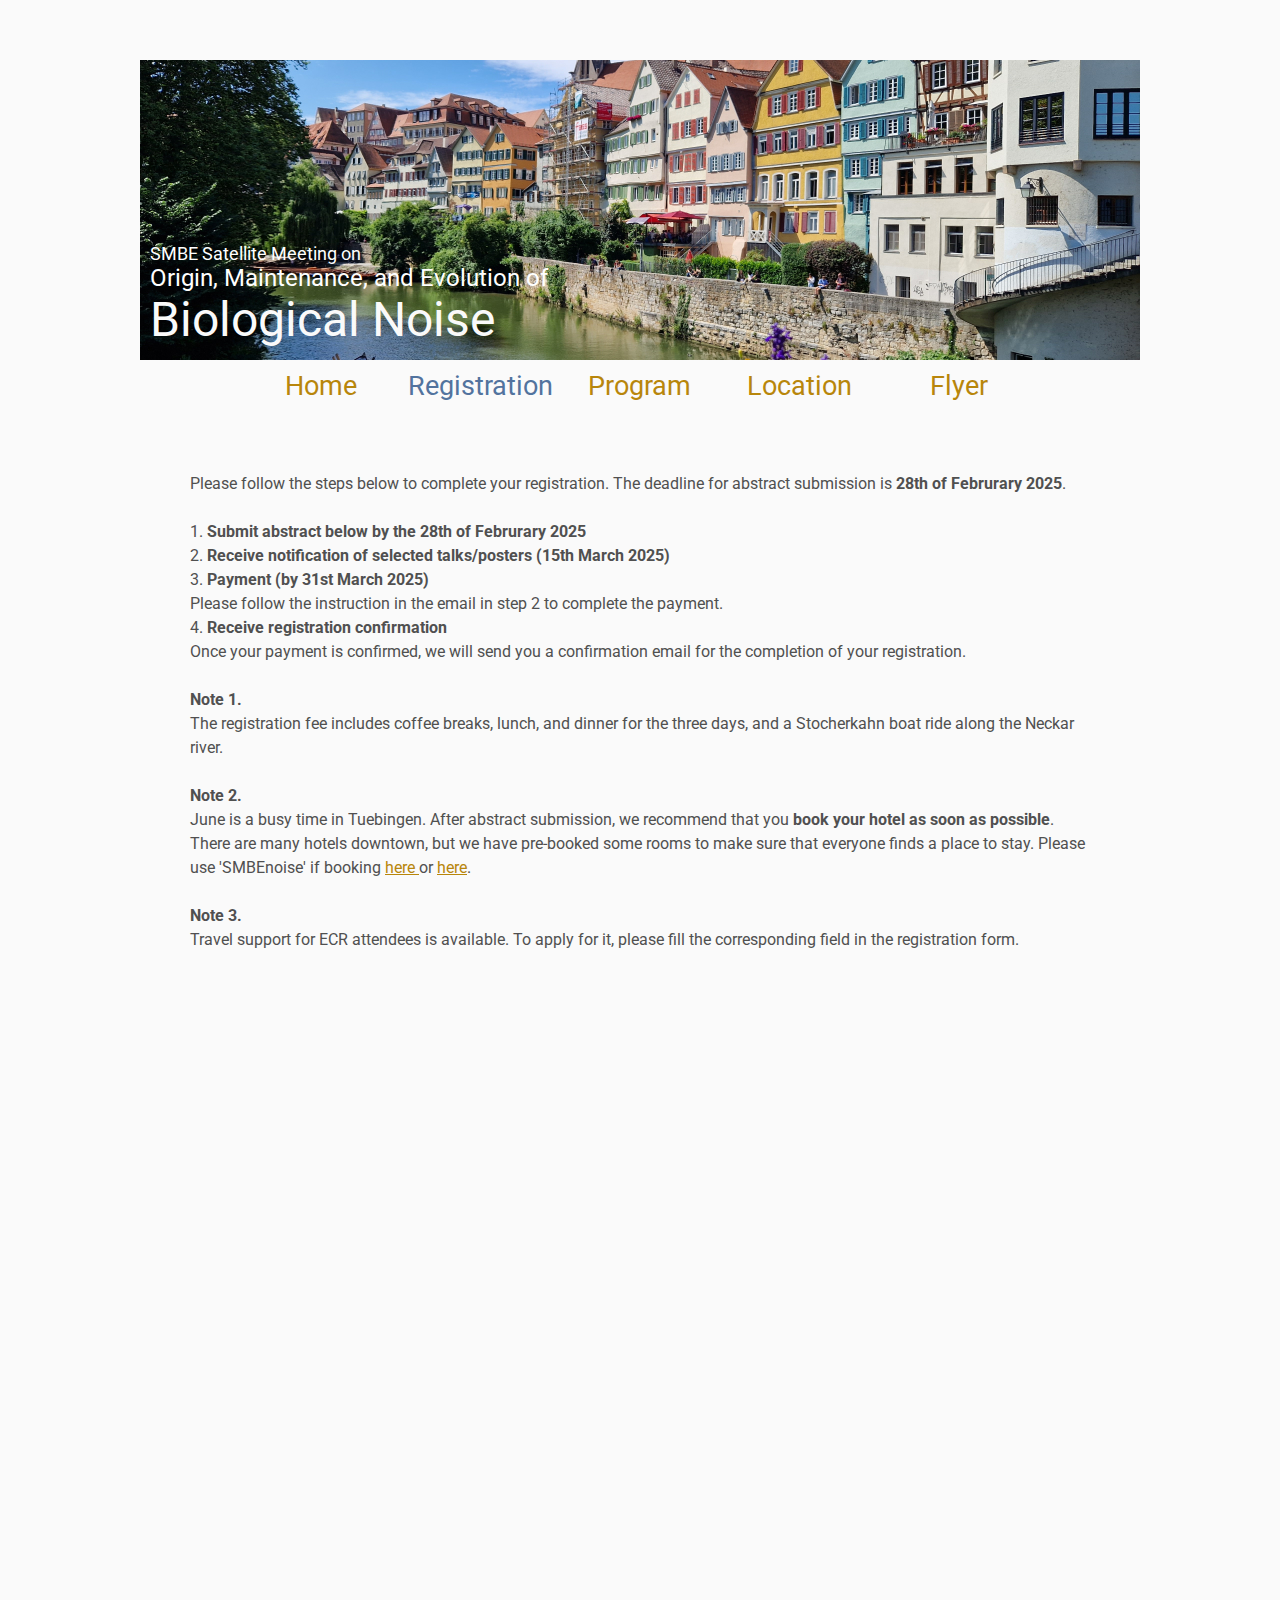
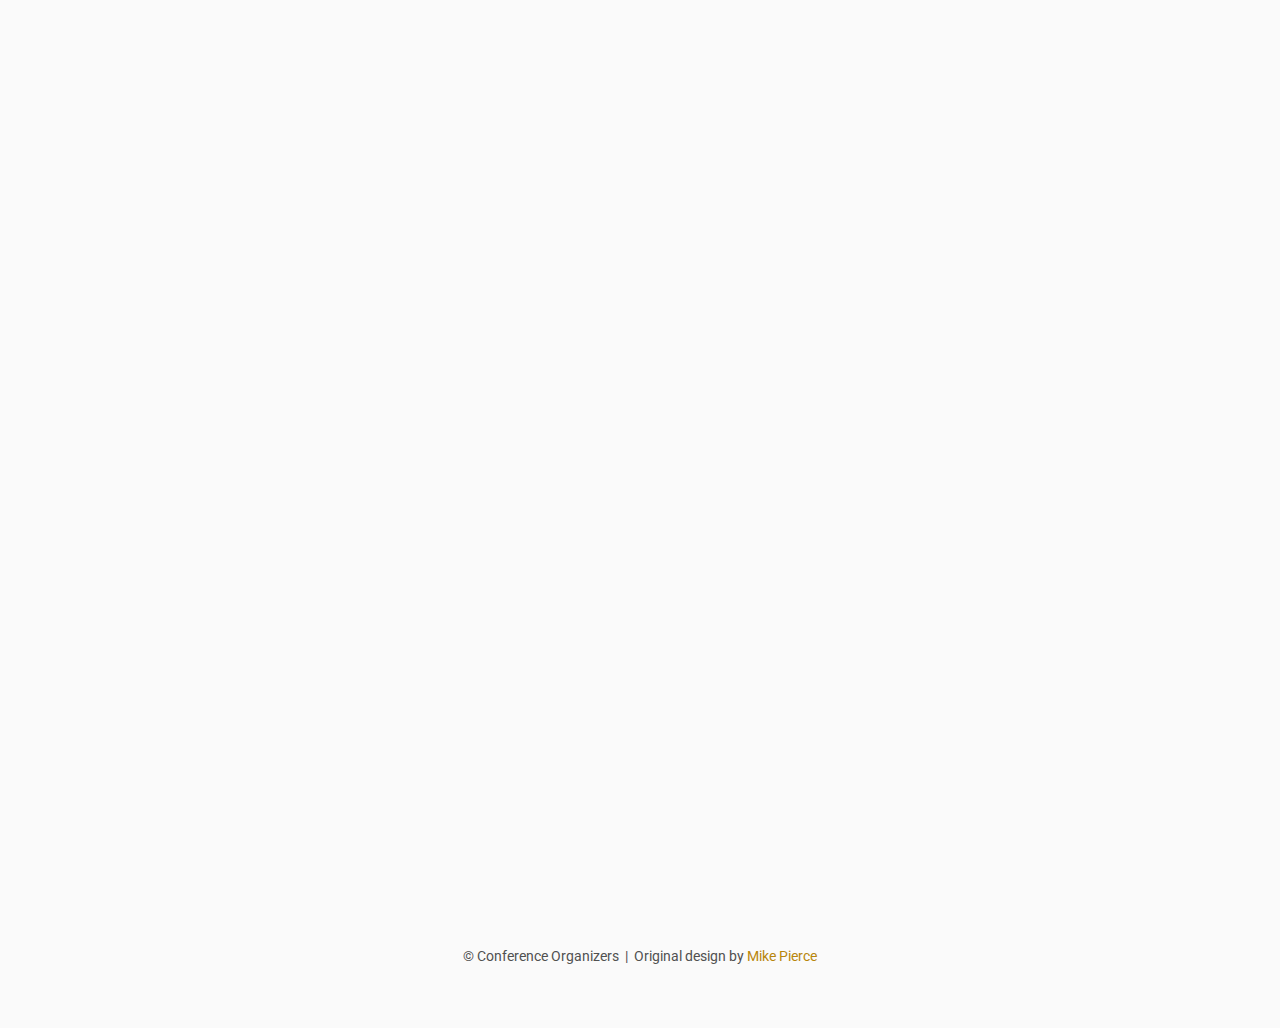
<file: registration.html>
<!DOCTYPE html>
<html lang='en'>

<head>
    <base href=".">
    <link rel="shortcut icon" type="image/png" href="pictures/logos/smbe_favicon.jpg"/>
    <link rel="stylesheet" type="text/css" media="all" href="main.css"/>
    <meta name="description" content="SMBE Satellite Meeting Biological Noise">
    <meta name="resource-type" content="document">
    <meta name="distribution" content="global">
    <meta name="KeyWords" content="Conference">
    <title>SMBE Satellite Meeting Biological Noise</title>
</head>

<body>

        <div class="banner">
                <img src="pictures/tuebingen_1.jpg" alt="Conference Banner" class="banner-image">
                <div class="banner-text">
                        <p style="font-size: 1.1em;">SMBE Satellite Meeting on</p>
                        <p>Origin, Maintenance, and Evolution of</p>
                        <h1>Biological Noise</h1>
                </div>
        </div>

    <table class="navigation">
        <tr>
            <td class="navigation">
                <a title="Conference Home Page" href="index.html">Home</a>
            </td>
            <td class="navigation">
                <a class="current" title="Register for the Conference" href="registration.html">Registration</a>
            </td>
            <td class="navigation">
                <a title="Conference Program" href="program.html">Program</a> 
            </td>
            <td class="navigation">
                <a title="Location of the Conference" href="location.html">Location</a>
            </td>
            <td class="navigation">
                <a title="Conference Flyer" href="flyer.html">Flyer</a>
            </td>
        </tr>
    </table>

    <br>

    <p>
            Please follow the steps below to complete your registration.
            The deadline for abstract submission is <b>28th of Februrary 2025</b>.
    </p>
    <ol>
            <li>
                    <b>Submit abstract below by the 28th of Februrary 2025</b><br>
            </li>
            <li>
                    <b>Receive notification of selected talks/posters (15th March 2025) </b><br>
            </li>
            <li>
                    <b>Payment (by 31st March 2025)</b><br>
                    Please follow the instruction in the email in step 2 to complete the payment.
            </li>
            <li>
                    <b>Receive registration confirmation</b><br>
                    Once your payment is confirmed, we will send you a confirmation email for the completion of your registration.
            </li>
    </ol>
    <p>
            <b>Note 1.</b><br>
            The registration fee includes coffee breaks, lunch, and dinner for the three days, and a Stocherkahn boat ride along the Neckar river.
    </p>
    <p>
            <b>Note 2.</b><br>
            June is a busy time in Tuebingen.
            After abstract submission, we recommend that you <b>book your hotel as soon as possible</b>.
            There are many hotels downtown, but we have pre-booked some rooms to make sure that everyone finds a place to stay.
            Please use 'SMBEnoise' if booking <a href="https://www.koncepthotels.com/neue-horizonte-tuebingen/#/booking/search" target="_empty"> here </a> or <a href="https://hotel-kupferhammer.com/en/home/" target="_empty">here</a>.
    </p>
    <p>
            <b>Note 3.</b><br>
            Travel support for ECR attendees is available. To apply for it, please fill the corresponding field in the registration form.
    </p>


        <iframe class="registration" src="https://docs.google.com/forms/d/e/1FAIpQLScG2xhVuVnwhxMTMdeweqTN6PmqIq1xTIMbTCIGH0k2ZpXarw/viewform?embedded=true" width="640" height="1690" frameborder="0" marginheight="0" marginwidth="0">Loading…</iframe>

    <footer>
        &copy; Conference Organizers
        &nbsp;|&nbsp; Original design by <a href="https://github.com/mikepierce">Mike Pierce</a>
    </footer>

</body>
</html>
</file>
<file: main.css>
/* main.css */

/* These are the colors and fonts used throughout the webpage.
 * I've listed them here so that a user may easily
 * do a search-and-replace for these to change the site theme.
 *   'Roboto',sans-serif; Font for the title text
 *   'Roboto-Slab',serif; Font for the body text 
 *   #fafafa; Background color of the site
 *   #505050; Foreground (text) color of the site
 *   #52739e; Navy, "Template" in the logo, current page in navigation, special titles in the Program
 *   #b2132e; Reddish, "Conference" in the logo, hover color for links
 *   #813c54; Heading color, titles in the Program
 *   #b8860b; Dark Goldenrod, color for links
 */

@import url('https://fonts.googleapis.com/css?family=Roboto%7CRoboto+Slab');

*{
    border:0;
    font:inherit;
    font-size:1em;
    margin:0;
    padding:0;
    vertical-align:baseline;
}

body{
    background-color: #fafafa;
    background-size: cover;
    background-attachment: fixed;
    color: #505050; 
    text-align:left;
    font-family:'Roboto';
    font-size:1em;
    line-height:1.5em;
    margin: 60px auto;
    width: 1000px;
}

a{color: #b8860b; text-decoration:none;}
a.current{color: #52739e;}
a.current:hover{color: #e82945;}
a:hover{color: #b2132e;}
a:active{color: #e82945;}
h1,h2,h3,h4{clear:left; color: #813c54; margin:1.5em 0em 1em 0em; font-family:'Roboto',serif;}
h1{font-size:2em;}
h2{font-size:1.7em;}
h3{font-size:1.5em;}
h4{font-size:1.33em;}
p{list-style:none; margin:24px auto 24px auto; padding:0px; width:900px; text-align:left;}
li a, p a {text-decoration:underline; text-decoration-color:#b8860b;}
/*ul{list-style:none; margin:24px auto 24px auto; padding:0px; width:800px; text-align:left;}*/
/*ul li{list-style:none; margin:0px auto 0px auto; padding:0px; text-align:left;}*/
i,em{font-style:italic;}
b,strong{font-weight:bold;}
sup{
    vertical-align: super;
    font-size: 0.8em;
    line-height: 0;
}
sub{
    vertical-align: sub;
    font-size: 0.8em;
    line-height: 0;
}
table{
    width: 1000px;
    margin: 12px auto 24px auto;
    float: center;
    /* UNCOMMENT THIS FOR DEBUGGING THE ALIGNMENT */
    /*border: 1px solid black;*/
}
th,td{
    text-align: left;
    /* UNCOMMENT THIS FOR DEBUGGING THE ALIGNMENT */
    /* border: 1px solid black;*/
}

/* Website Banner */
/*.banner {position: relative; font-family:'Roboto',serif;}*/
/* Style the banner container */
.banner {
    position: relative;
    width: 100%;
    height: 300px; /* Adjust the height as needed */
    overflow: hidden;
}

/* Style the banner image */
.banner-image {
    width: 100%;
    height: 100%;
    object-fit: cover; /* Ensures the image covers the container */
}

/* Style the text overlay */
.banner-text {
    position: absolute;
    bottom: 10px;  /* Distance from the bottom */
    left: 10px;    /* Distance from the left */
    text-align: left;
    color: #ffffff; /* Ensure the text color is visible */
}

.banner-text h1 {
    font-size: 3em; /* Adjust font size as needed */
    margin: 0;
    color: #fafafa;
    line-height: 1.25; /* Adjust as needed */
    font-family: 'Roboto';

}

.banner-text p {
    font-size: 1.5em;
    margin: 0;
    font-family: 'Roboto';
}
/*.top-left {font-size:5.33em; color: #505050; background: #fafafa; text-align: center; width: 1000px; height: 67px; position: absolute; padding: 36px 0 0 0; top: 0px;}*/
.top-left {
    font-size: 5.33em;  /* Large font size */
    color: #505050;
    background: #fafafa;
    text-align: center;
    width: 100%;       /* Adjust width if necessary */
    height: auto;      /* Let height adjust to content */
    position: absolute;
    padding: 36px 0 0 0;
    top: 0px;
    line-height: 1.2;  /* Add spacing between lines */
    overflow: visible; /* Ensure no clipping of content */
}
.bottom-right {font-size:2.33em; color: #fafafa; line-height: 1.5em; width: auto; height: 100px; padding: 0px 27px 27px 0px; text-align: right; position: absolute; bottom: 0px; right: 0px;}

/* Conference Title Logo */
.title1{color: #b2132e;} 
.title2{color: #52739e;}
.year{color: #505050; font-size:0.67em; font-weight: lighter;}

/* Navigation Links (Home, Registration, etc) */
table.navigation{width:800px;}
td.navigation{font-size:1.67em; white-space:nowrap; width:20%; text-align:center; vertical-align:middle; padding:0px 0px 0px 0px;}

/* Sponsor Images */
table.sponsors{width:800px;}
td.sponsor{white-space:nowrap; width:33%; text-align:center; vertical-align:middle; padding:0px 0px 0px 0px;}
td.sponsor img{width: 100%}

/* The Table on the Program Page */
td.room{padding: 4px 12px 4px 4px; width: 90%; vertical-align:bottom; font-size:1.67em; color: #52739e; height:32px;}
td.date{white-space:nowrap; width:130px; text-align:left; vertical-align:top; padding:4px 16px 0px 0px;}
td.title{padding: 4px 12px 4px 4px; width: 90%; vertical-align:top; font-size:1.3em; color: #813c54; height:32px; font-family:'Roboto',serif;}
td.title-special{padding: 4px 12px 4px 4px; width: 90%; vertical-align:top; font-size:1.3em; color: #52739e; height:32px; font-family:'Roboto',serif;}
td.speaker{padding: 4px 12px 4px 4px; font-style: italic; font-size:1em; max-height:999999px}
td.abstract{padding: 4px 12px 12px 4px; font-size:1em; max-height:999999px}
td.abstract img{display: block; margin: 4px auto 8px auto}
table.plenary{padding-top: 8px; background: #ffffff;}

/* Registration and Directions iframes and Images */
iframe.registration{display:block; margin:1em auto 2em auto; width:700px; height:1400px; border:none;}
iframe.location{display:block; margin:1em auto 2em auto; width:800px; height:400px; border:none;}
img.center{display:block; width:67%; margin:1em auto 2em auto;}

/* Flyer Images */
table.flyers{width:800px;}
td.flyer{white-space:nowrap; width:50%; text-align:center; vertical-align:middle; padding:0px 0px 0px 0px;}
td.sponsor img{width: 100%}

footer{font-size:0.875em; margin-top:12em; text-align:center;}

/* My hacky way of making the site mobile-friendly */
@media only screen and (max-width: 1100px) {
    h2{font-size:3.00em;}
    p{font-size:1.5em; line-height:1.5em;}
    th,td,tr{font-size:1.5em; line-height:1.5em;}
    td.date{font-size:1em; padding-top:0.5em;}
    td.navigation{font-size:1.5em; padding:0px 20px 0px 20px;}
    table.footer{font-size:0.33em;}
}



/* Speaker List */
.speaker-list {
    display: flex;
    flex-direction: column;
    gap: 20px; /* Space between speaker entries */
    margin: 20px auto;
    max-width: 800px;
}

/* Individual Speaker Entry */
.speaker {
    display: flex;
    align-items: center;
    gap: 20px; /* Space between image and text */
    border-bottom: 1px solid #ccc; /* Separator between speakers */
    padding: 10px 0;
}

/* Speaker Photo */
.speaker-photo {
    width: 150px;
    height: 150px;
    object-fit: cover; /* Ensures photo fits the frame */
    border-radius: 50%; /* Makes photo circular */
    border: 2px solid #52739e;
}

/* Speaker Details */
.speaker-details h3 {
    margin: 0 0 5px;
    color: #813c54; /* Heading color */
    font-family: 'Roboto', serif;
}

.speaker-details p {
    margin: 2px 0;
    color: #505050; /* Text color */
    font-size: 1em;
}




/* Organiser List */
.organiser-list {
    display: flex;
    flex-direction: column;
    gap: 20px; /* Space between organiser entries */
    margin: 20px auto;
    max-width: 800px;
}

/* Individual Organiser Entry */
.organiser {
    display: flex;
    align-items: center;
    gap: 20px; /* Space between image and text */
    border-bottom: 1px solid #ccc; /* Separator between organisers */
    padding: 10px 0;
}

/* Organiser Photo */
.organiser-photo {
    width: 100px;
    height: 100px;
    object-fit: cover; /* Ensures photo fits the frame */
    border-radius: 50%; /* Makes photo circular */
    border: 2px solid #52739e;
}

/* Organiser Details */
.organiser-details h3 {
    margin: 0 0 5px;
    color: #813c54; /* Heading color */
    font-family: 'Roboto', serif;
}

.organiser-details p {
    margin: 2px 0;
    color: #505050; /* Text color */
    font-size: 1em;
}




/* Info table */
.info-table {
    width: auto;        /* Optional: Adjust the table width */
    margin-left: 0;           /* Align the table to the left */
    border-collapse: collapse; /* Remove space between cells */
    border-collapse: separate; /* Required to apply border-spacing */
    border-spacing: 10px;     /* Adjust the value to set the space between columns */
}

.info-table td {
        font-size:  1.2em;
        font-weight: bold;
}


ul, ol {
    list-style-position: inside; /* Ensure bullets/numbers are inside the margin */
    margin: 24px auto;           /* Match the `<p>` tag's margin */
    padding: 0px;                /* Remove additional padding */
    width: 900px;                /* Match the `<p>` tag's width */
    text-align: left;            /* Ensure left alignment */
}

ul li, ol li {
    margin: 0;                   /* Remove additional margin */
    padding: 0;                  /* Remove additional padding */
}


/* Navigation bar styling */
nav {
    background-color: #333; /* Dark background */
    overflow: hidden; /* Clear floating content */
}

nav a {
    float: left; /* Align links horizontally */
    display: block; /* Make links fill the container */
    color: white; /* White text */
    text-align: center; /* Center text */
    padding: 14px 20px; /* Padding for links */
    text-decoration: none; /* Remove underline */
}

nav a:hover {
    background-color: #575757; /* Lighten background on hover */
}


.container {
    display: flex;
    align-items: flex-start; /* Aligns items to the top */
    justify-content: space-between; /* Creates space between text and video */
    max-width: 900px; /* Adjust width as needed */
}

.text {
    text-align: left;
    flex: 1; /* Allows text to take available space */
}


.video-container {
    display: flex;
    justify-content: center; /* Centers horizontally */
    align-items: center; /* Centers vertically */
    width: 100%; /* Ensures the container spans full width */
}

video {
    display: block;
    margin: auto;
    border-radius: 10px; /* Keeps rounded corners */
}
</file>
